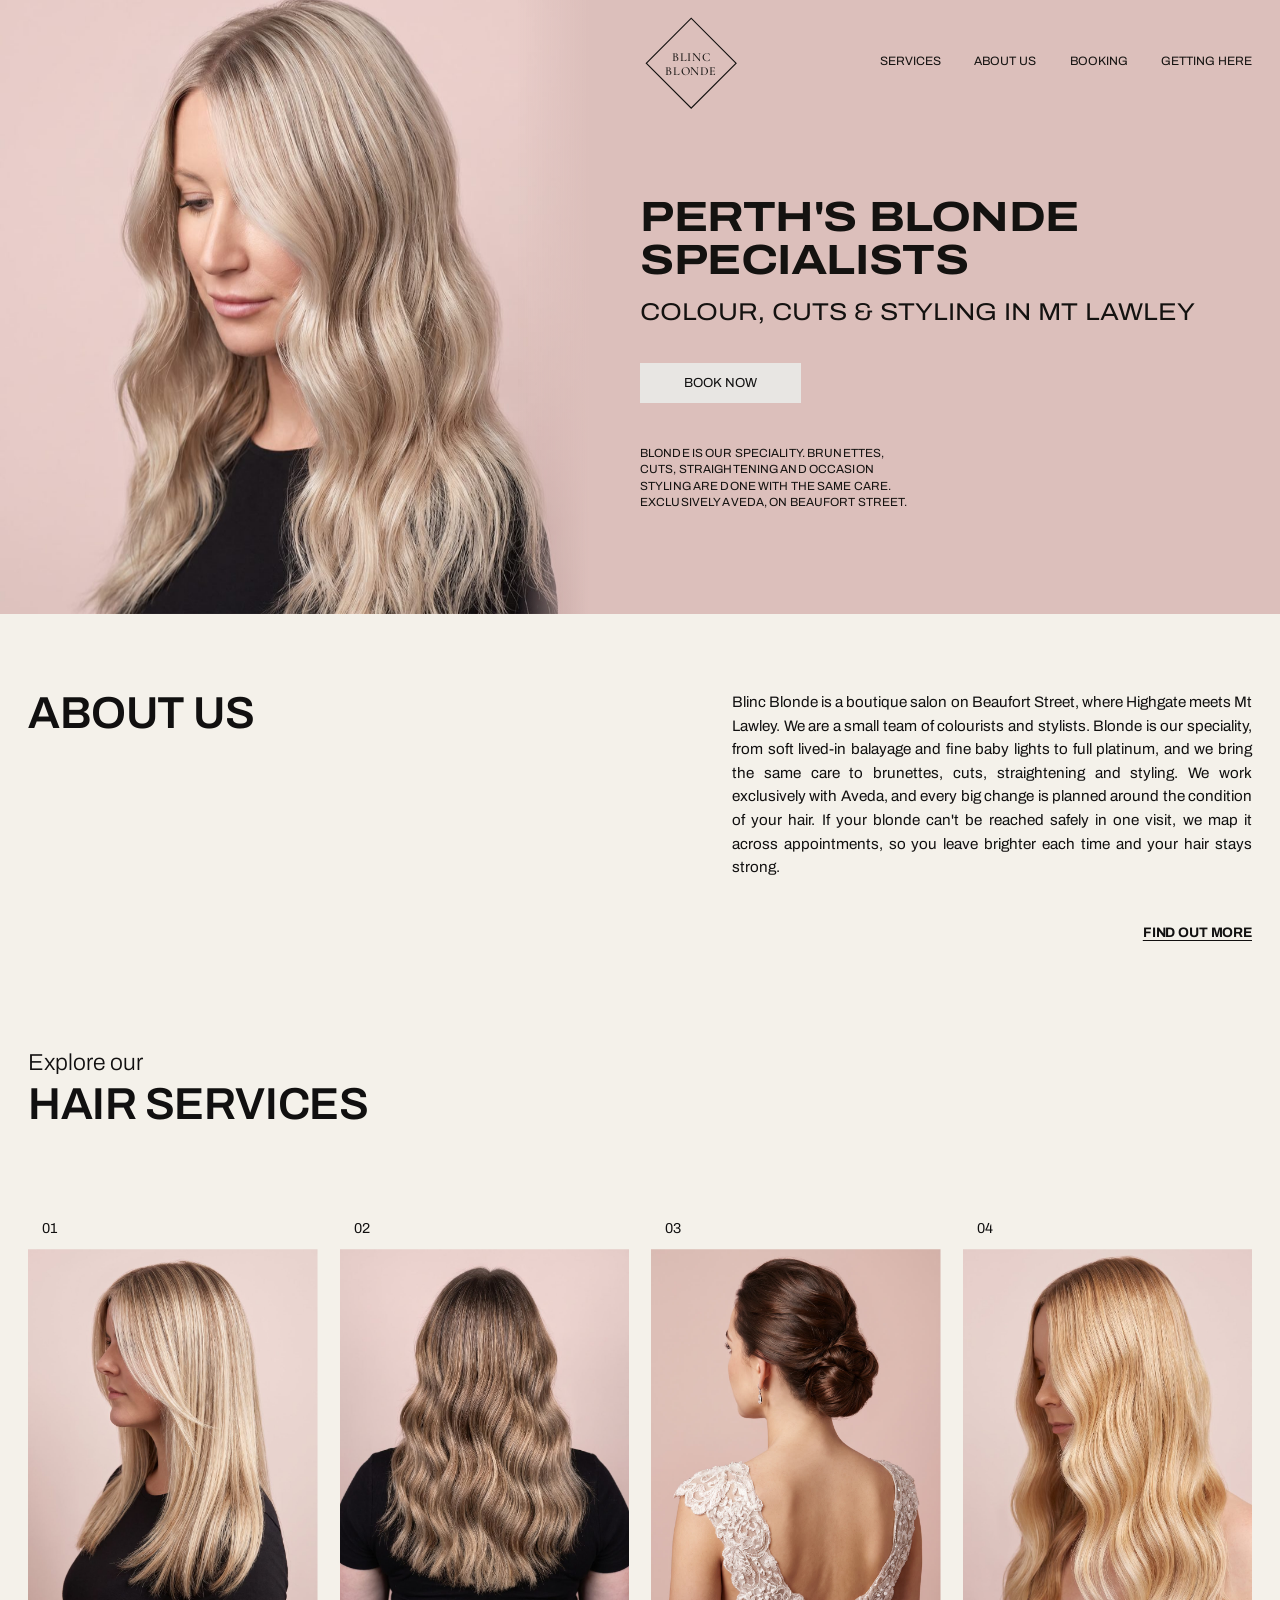
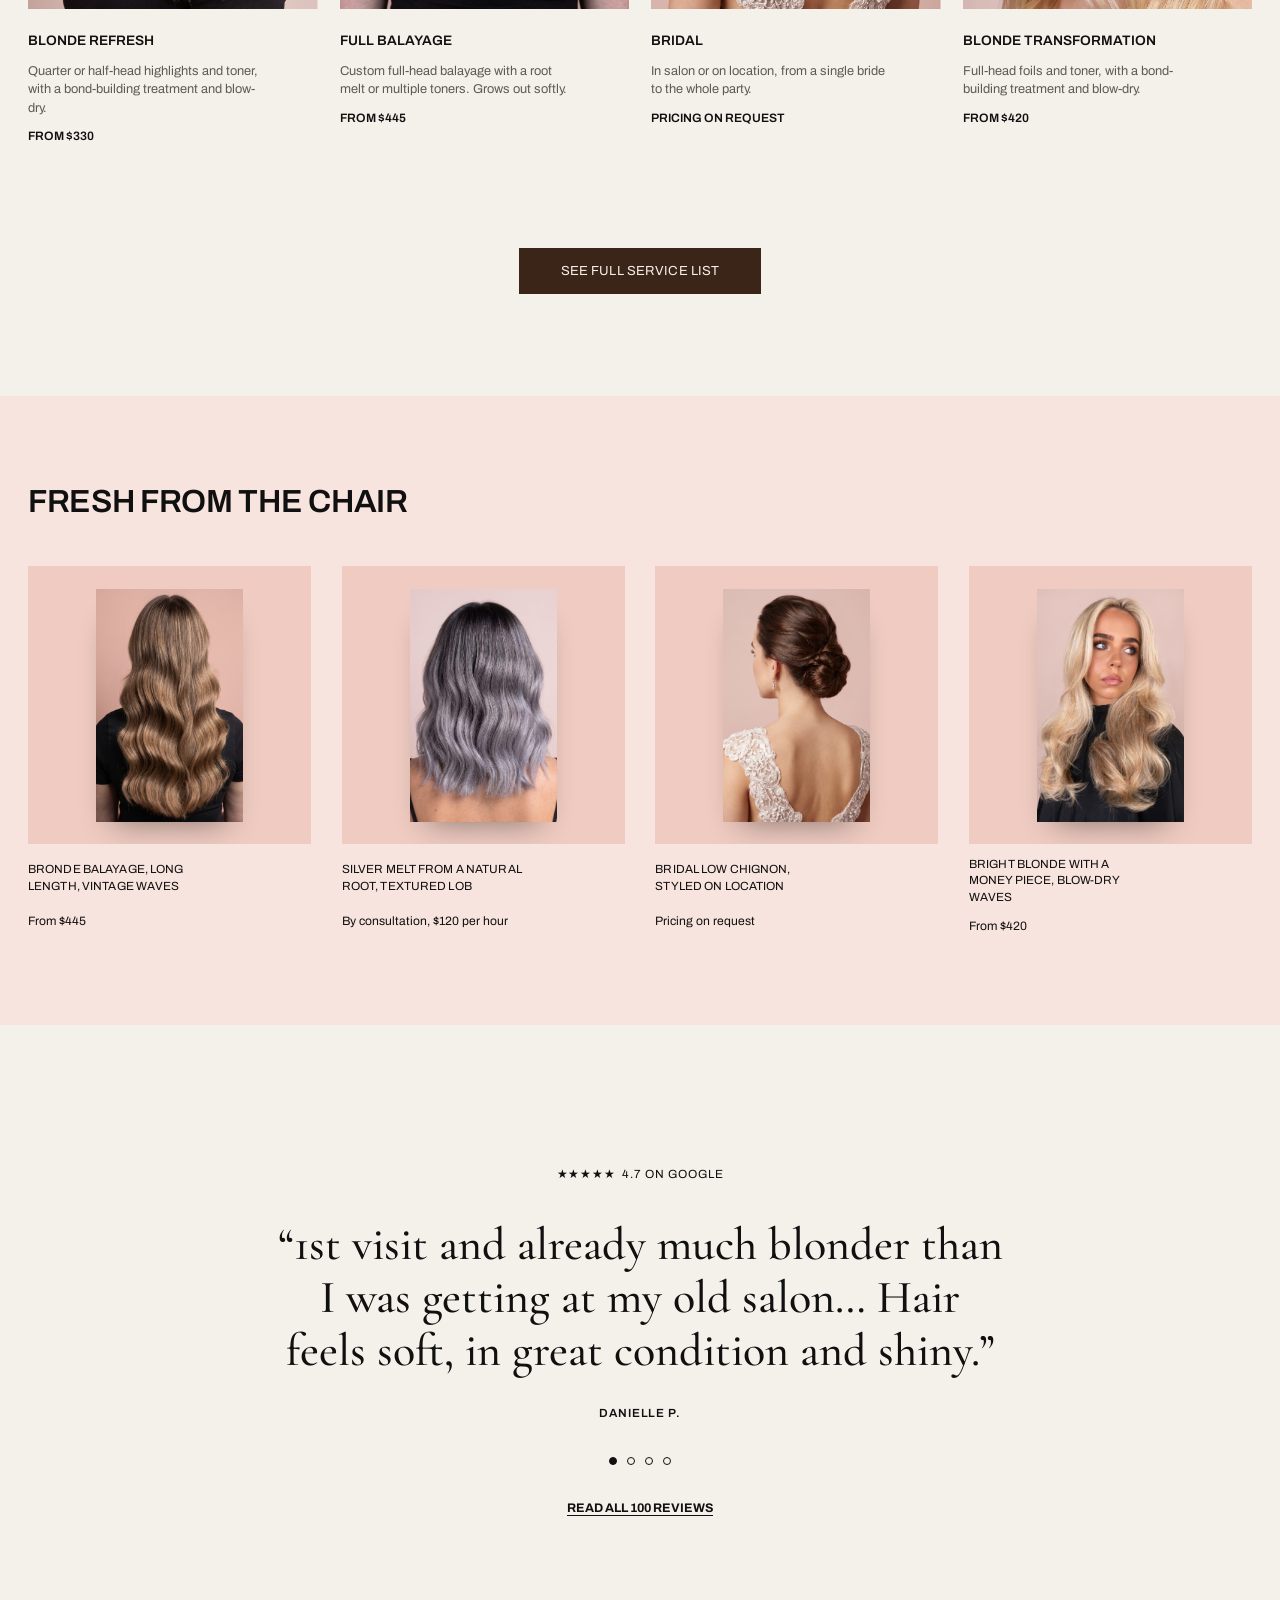
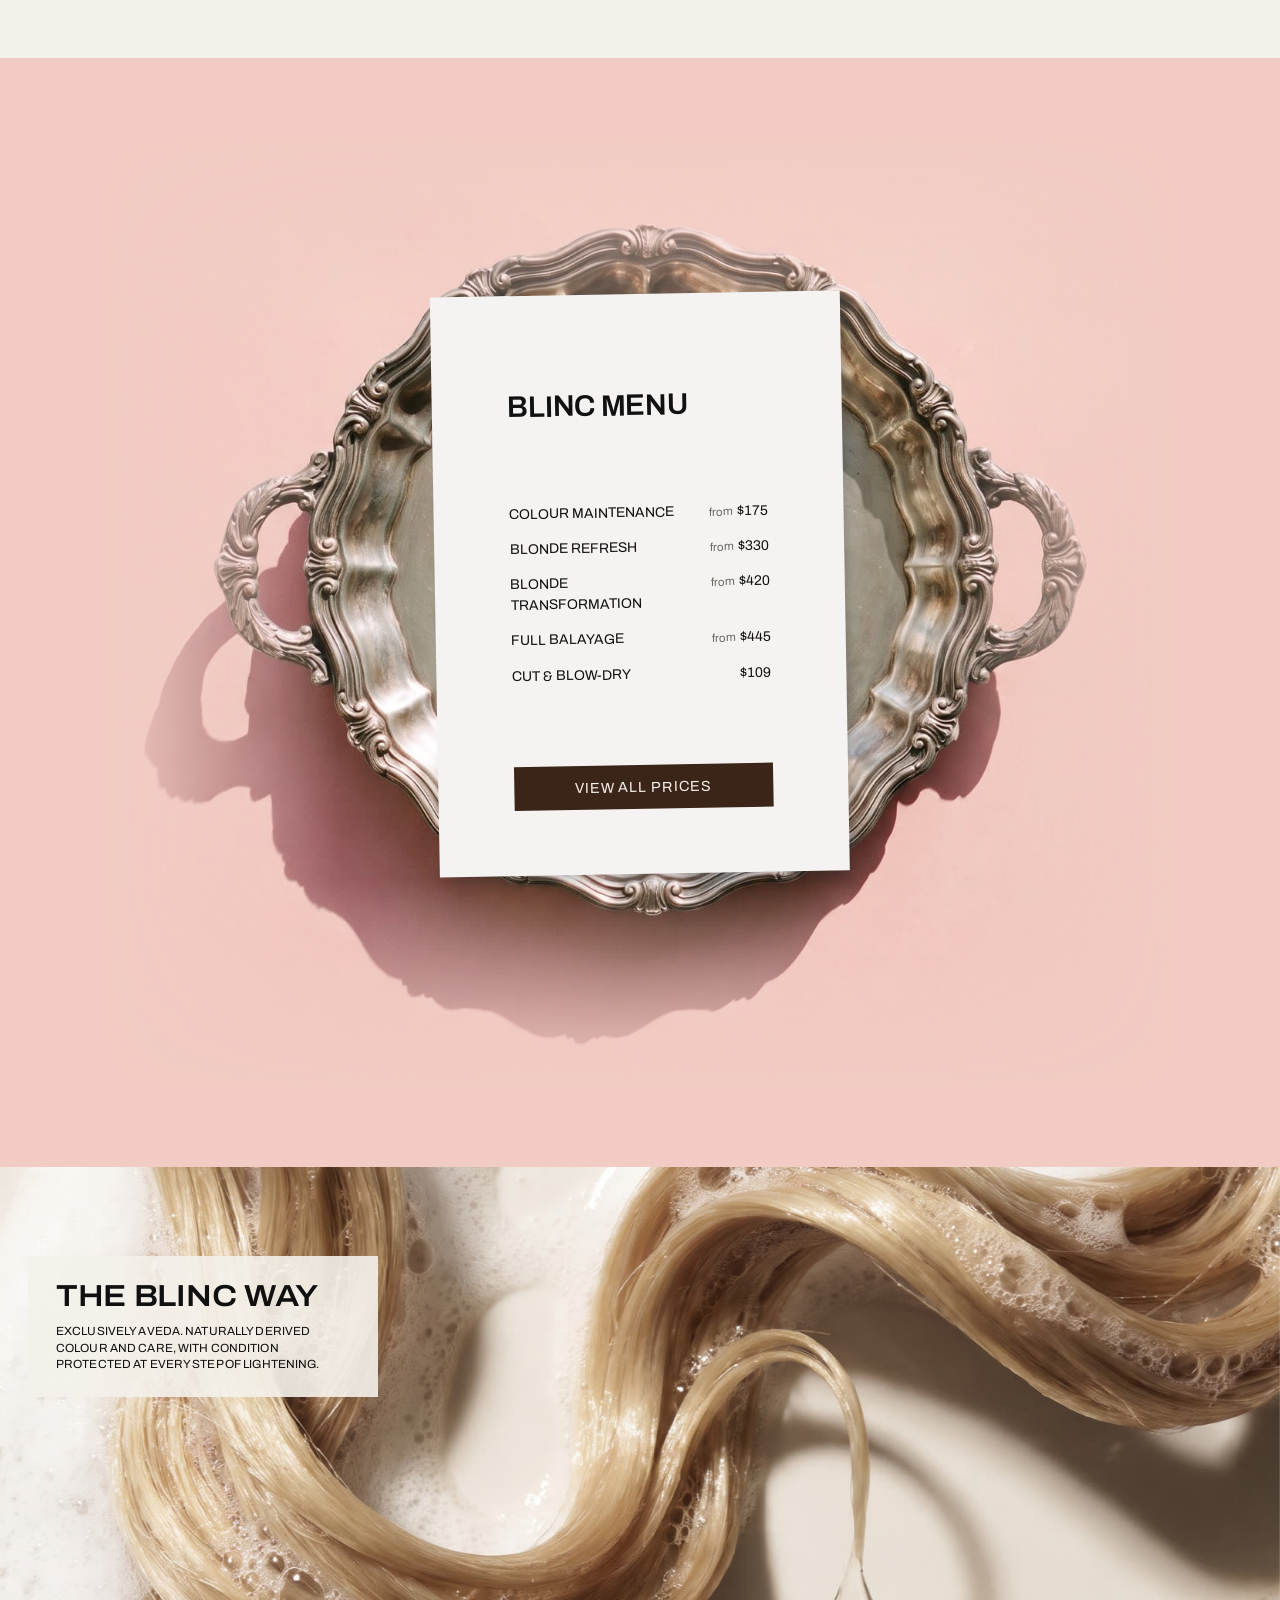
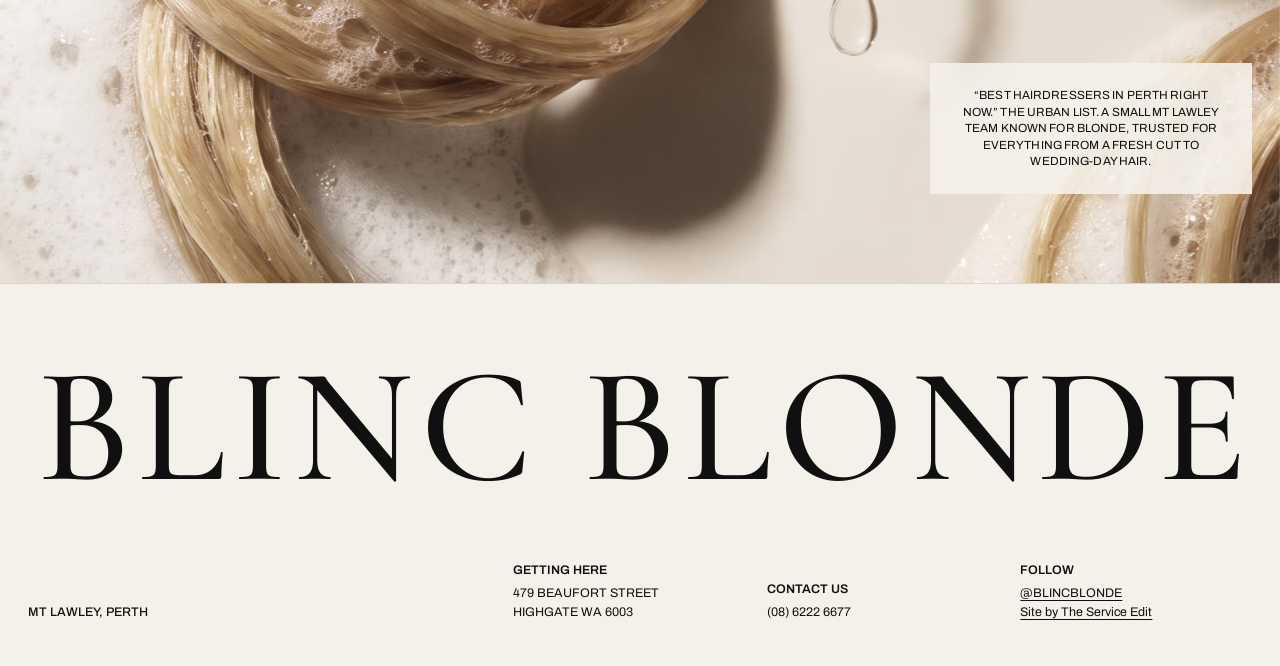
<file: index.html>
<!doctype html>
<html lang="en-AU">
<head>
<meta charset="utf-8">
<meta name="viewport" content="width=device-width, initial-scale=1">
<meta name="robots" content="noindex, nofollow">
<title>Blinc Blonde | Blonde Specialists, Mt Lawley Perth</title>
<meta name="description" content="Blinc Blonde: Perth's blonde specialists on Beaufort Street, Mt Lawley / Highgate. Balayage, baby lights and blonde colour. Exclusively Aveda.">
<link rel="preconnect" href="https://fonts.googleapis.com">
<link rel="preconnect" href="https://fonts.gstatic.com" crossorigin>
<link href="https://fonts.googleapis.com/css2?family=Montserrat:wght@400;500&family=Cormorant+Garamond:wght@500;600&family=Archivo:wdth,wght@100..125,300..700&display=swap" rel="stylesheet">
<style>
/* Layout: Shampoo-site grey split hero + Lyon Street About Us split and numbered service cards + grey bands, product strip and full-bleed overlay + tray menu. Single light look by design. */
:root{
  --cream:#F4F1EA;   /* Lyon Street ground */
  --ink:#111010;
  --espresso:#3B2418;/* Lyon BOOK NOW */
  --grey:#DCBFBB;    /* blush, sampled from the hero backdrop */
  --mist:#F8E4DE;    /* shampoo "products of the week" panel */
  --swatch:#EFCBC1;  /* product tiles */
  --tray:#F2CCC4;    /* sampled from the tray shot */
  --soft:#5E5A55;
  --wordmark:"Cormorant Garamond","Didot","Bodoni 72",Georgia,serif;
  --sans:"Archivo","Helvetica Neue",Arial,sans-serif;
  color-scheme:light;
}
*{box-sizing:border-box}
body{margin:0;background:var(--cream);color:var(--ink);font-family:var(--sans);font-size:15px;line-height:1.5;-webkit-font-smoothing:antialiased;overflow-x:hidden}
a{color:inherit}
img{display:block;max-width:100%}
p,h1,h2,h3{margin:0}
.wrap{padding-left:max(28px,env(safe-area-inset-left,0px));padding-right:max(28px,env(safe-area-inset-right,0px))}
@media (max-width:600px){.wrap{padding-left:max(16px,env(safe-area-inset-left,0px));padding-right:max(16px,env(safe-area-inset-right,0px))}}
:focus-visible{outline:2px solid var(--ink);outline-offset:3px}

/* shared type */
.h{font-weight:600;text-transform:uppercase;letter-spacing:-.01em;line-height:1.02;text-wrap:balance}
.brk{font-weight:300;font-size:clamp(1.05rem,1.7vw,1.35rem)}
.small-caps{font-size:clamp(.74rem,.9vw,.86rem);line-height:1.4;text-transform:uppercase;letter-spacing:.01em}
.btn{display:inline-flex;align-items:center;justify-content:center;min-height:46px;padding:0 42px;background:var(--espresso);color:#F4EFE9;text-decoration:none;font-size:.82rem;text-transform:uppercase;letter-spacing:.01em;transition:background .3s}
.btn:hover{background:var(--ink)}

/* hero: shampoo-site grey split, photo bleeding off the left */
.top{position:relative;background:var(--grey);display:grid;overflow:hidden;color:#141210}
@media (min-width:820px){.top{grid-template-columns:46% 1fr;min-height:clamp(520px,48vw,720px)}}
.top-img{margin:0;min-height:420px;position:relative}
.top-img img{position:absolute;inset:0;width:100%;height:100%;object-fit:cover;object-position:40% 18%}
@media (min-width:820px){.top-img::after{content:"";position:absolute;inset:0 0 0 auto;width:12%;background:linear-gradient(90deg,rgba(220,191,187,0),var(--grey))}}
.top-col{display:grid;grid-template-rows:auto 1fr;padding-right:max(28px,env(safe-area-inset-right,0px));padding-left:max(28px,4vw)}
@media (max-width:819px){
  .top{grid-template-columns:1fr}
  .top-col{padding-left:max(16px,env(safe-area-inset-left,0px));padding-right:max(16px,env(safe-area-inset-right,0px))}
  .top-img{min-height:min(118vw,620px)}
  .top-img img{object-position:50% 0}
  .top-img::after{content:"";position:absolute;inset:auto 0 0 0;height:34%;background:linear-gradient(180deg,rgba(220,191,187,0),var(--grey))}
  .top-nav{position:absolute;top:0;left:0;right:0;z-index:2;padding-left:max(16px,env(safe-area-inset-left,0px));padding-right:max(16px,env(safe-area-inset-right,0px));align-items:flex-start}
  .top-nav .logo{width:76px}
  .top-copy{padding-block:0 44px;margin-top:-56px;position:relative;z-index:1}
}
.top-nav{display:flex;flex-wrap:wrap;justify-content:space-between;align-items:center;gap:10px 24px;padding-block:22px 0;font-size:clamp(.76rem,.85vw,.86rem);text-transform:uppercase}
.top-nav nav{display:flex;flex-wrap:wrap;gap:6px clamp(16px,2.6vw,40px)}
.top-nav a{text-decoration:none}
.top-nav nav a:hover{text-decoration:underline;text-underline-offset:4px}
.top-nav .logo{display:block;width:clamp(86px,8vw,112px);margin-block:-10px -14px}
.top-nav .logo svg{display:block;width:100%;height:auto;overflow:visible}
.top-nav .logo text{font-family:var(--wordmark);font-weight:500;font-size:24px;letter-spacing:.05em;fill:currentColor}
.top-copy{display:grid;align-content:center;gap:12px;padding-block:44px 52px}
.top-copy h1{font-variation-settings:"wdth" 118;font-weight:700;font-size:clamp(1.7rem,3.3vw,2.8rem)}
.top-copy .sub{font-variation-settings:"wdth" 112;text-transform:uppercase;font-size:clamp(1.05rem,1.9vw,1.55rem);font-weight:400}
.top-copy .act{display:flex;align-items:center;gap:22px;margin-top:20px}
.top-copy .small-caps{max-width:40ch;margin-top:30px}
.circ{width:44px;height:44px;border:1px solid currentColor;border-radius:50%;display:inline-grid;place-items:center;flex:none;background:none;color:inherit;cursor:pointer;padding:0}
.circ svg{width:30px;height:12px;margin-left:22px;overflow:visible}
.circ.l svg{margin-left:0;margin-right:22px;transform:scaleX(-1)}
.lbtn{display:inline-flex;align-items:center;min-height:40px;padding:0 44px;background:#E8E6E3;color:#111;text-decoration:none;font-size:.82rem;text-transform:uppercase}
.lbtn:hover{background:#fff}
.wordmark{font-family:var(--wordmark);font-weight:500;text-transform:uppercase;white-space:nowrap;line-height:.8;letter-spacing:.04em;text-align:center;padding-block:clamp(40px,6vw,90px) clamp(8px,1vw,14px);font-size:11vw;margin:0;border-top:1px solid rgba(17,16,16,.12)}
.wordmark span{display:inline-block;margin-right:-.06em}

/* about: Lyon split with air */
.about{display:grid;gap:24px;padding-block:clamp(56px,6vw,96px) clamp(40px,4vw,64px)}
@media (min-width:820px){.about{grid-template-columns:1fr minmax(0,520px);column-gap:6vw;align-items:start}}
.about h2{font-size:clamp(2rem,3.6vw,2.8rem)}
.about .txt{font-size:clamp(.95rem,1.05vw,1.08rem);line-height:1.55;text-align:justify;hyphens:auto}
.about .txt p+p{margin-top:10px}
.about .more{grid-column:1/-1;justify-self:end;margin-top:clamp(8px,1.5vw,20px);font-weight:700;font-size:.86rem;text-transform:uppercase;text-underline-offset:3px;letter-spacing:-.01em}

/* services: Lyon cards */
.svc{padding-block:clamp(40px,4vw,64px) clamp(72px,8vw,120px)}
.svc .brk{font-size:clamp(1.1rem,1.8vw,1.45rem)}
.svc h2{font-size:clamp(1.9rem,3.6vw,2.8rem);margin-top:2px}
.cards{display:grid;grid-template-columns:repeat(2,minmax(0,1fr));gap:clamp(14px,1.8vw,22px);margin-top:clamp(48px,7vw,96px)}
@media (min-width:900px){.cards{grid-template-columns:repeat(4,minmax(0,1fr))}}
.card{display:grid;gap:10px;align-content:start;text-decoration:none}
.card .n{font-size:.9rem;padding-left:14px}
.card figure{margin:0;aspect-ratio:190/236;overflow:hidden}
.card figure img{width:100%;height:100%;object-fit:cover;transition:transform 1s ease}
.card:hover figure img{transform:scale(1.04)}
.card h3{font-size:clamp(.86rem,1vw,1rem);font-weight:600;text-transform:uppercase;margin-top:12px}
.card p{font-size:clamp(.8rem,.95vw,.94rem);line-height:1.45;color:var(--soft);max-width:34ch}
.card .from{font-size:clamp(.76rem,.85vw,.86rem);font-weight:600;text-transform:uppercase}
.svc .cta{display:flex;justify-content:center;margin-top:clamp(56px,8vw,110px)}

/* fresh from the chair: product strip */
.week{background:var(--mist);padding-block:clamp(56px,7vw,96px)}
.week .head{display:flex;align-items:center;gap:0;position:relative}
.week .star{width:clamp(60px,7vw,92px);height:auto;margin-right:-18px;flex:none}
.week h2{font-size:clamp(1.3rem,2.5vw,2rem);position:relative}
.strip{display:grid;grid-template-columns:1fr;align-items:center;gap:clamp(8px,2.4vw,40px);margin-top:clamp(28px,4vw,48px)}
.track{display:grid;grid-auto-flow:column;grid-auto-columns:calc((100% - 3*clamp(14px,2.4vw,36px))/4);gap:clamp(14px,2.4vw,36px);overflow-x:auto;scroll-snap-type:x mandatory;scrollbar-width:none;min-width:0}
.track::-webkit-scrollbar{display:none}
@media (max-width:700px){.track{grid-auto-columns:78%}}
.tile{scroll-snap-align:start;display:grid;gap:12px;text-decoration:none}
.tile figure{margin:0;background:var(--swatch);aspect-ratio:1/.98;display:grid;place-items:center;overflow:hidden}
.tile figure img{width:52%;height:84%;object-fit:cover;box-shadow:0 18px 30px -18px rgba(0,0,0,.45)}
.tile .small-caps{max-width:26ch}
.tile .price{font-size:clamp(.76rem,.85vw,.86rem)}

/* reviews: one editorial pull quote at a time */
.reviews{padding-block:clamp(80px,11vw,160px);text-align:center}
.rv-in{display:grid;justify-items:center;gap:clamp(22px,3vw,34px)}
.rv-score{font-size:.74rem;text-transform:uppercase;letter-spacing:.08em}
.rv-stage{display:grid;width:100%;max-width:980px}
.rv{grid-area:1/1;margin:0;display:grid;gap:clamp(18px,2.4vw,28px);justify-items:center;opacity:0;visibility:hidden;transition:opacity 1.2s cubic-bezier(.22,.61,.36,1),visibility 1.2s}
.rv.on{opacity:1;visibility:visible}
.rv blockquote{margin:0;font-family:var(--wordmark);font-weight:500;font-size:clamp(1.7rem,3.6vw,3.1rem);line-height:1.15;text-wrap:balance}
.rv figcaption{font-size:.74rem;text-transform:uppercase;font-weight:600;letter-spacing:.08em}
.rv-nav{display:flex;gap:10px}
.rv-dot{width:8px;height:8px;border-radius:50%;border:1px solid var(--ink);background:none;padding:0;cursor:pointer}
.rv-dot.on{background:var(--ink)}
.rv-more{font-weight:700;font-size:.78rem;text-transform:uppercase;text-underline-offset:3px}

/* menu on the tray */
.menu{background:var(--tray);display:grid;place-items:center;padding-block:clamp(40px,6vw,80px);position:relative;overflow:hidden}
.menu .stage{position:relative;width:min(100%,1080px)}
.menu .stage img{width:100%;height:auto;-webkit-mask-image:linear-gradient(90deg,transparent,#000 22%,#000 78%,transparent),linear-gradient(180deg,transparent,#000 22%,#000 78%,transparent);-webkit-mask-composite:source-in;mask-image:linear-gradient(90deg,transparent,#000 22%,#000 78%,transparent),linear-gradient(180deg,transparent,#000 22%,#000 78%,transparent);mask-composite:intersect}
.menu .paper{position:absolute;left:50%;top:47%;transform:translate(-50%,-50%);width:38%;aspect-ratio:290/410;background:#F4F3F1;box-shadow:6px 10px 14px -6px rgba(40,44,50,.35);padding:9% 7% 6%;display:grid;grid-template-rows:auto 1fr auto;gap:7%;color:#111;container-type:inline-size}
.menu h2{font-weight:600;font-size:11.5cqw;letter-spacing:-.01em;text-transform:uppercase;line-height:1}
.menu dl{display:grid;grid-template-columns:1fr auto;align-content:center;gap:5.5cqw 4cqw;margin:0;font-size:max(12px,5.4cqw);text-transform:uppercase}
.menu dd{margin:0;text-align:right;font-variant-numeric:tabular-nums;text-transform:none}
.menu dd small{font-size:.82em;color:#6C665F;margin-right:.35em}
.menu .book{justify-self:stretch;display:flex;align-items:center;justify-content:center;min-height:max(44px,15cqw);padding:0 6cqw;background:var(--espresso);color:#F4EFE9;text-decoration:none;font-size:max(13px,5.6cqw);text-transform:uppercase;letter-spacing:.06em}
.menu .book:hover{background:var(--ink)}
@media (max-width:560px){.menu .paper{width:44%;top:47%}.menu .stage{width:118%;margin-inline:-9%}}

/* full-bleed foam: shampoo About Us overlay */
.foam{position:relative;min-height:clamp(560px,56vw,860px);overflow:hidden;color:var(--ink)}
.foam img{position:absolute;left:0;top:-10%;width:100%;height:120%;object-fit:cover}
.foam::before{content:"";position:absolute;inset:0;background:linear-gradient(180deg,rgba(244,241,234,.82) 0%,rgba(244,241,234,0) 34%,rgba(244,241,234,0) 66%,rgba(244,241,234,.85) 100%)}
.foam .in{position:relative;z-index:1;min-height:inherit;display:grid;grid-template-rows:auto 1fr auto;padding-block:clamp(48px,7vw,96px)}
.foam h2{font-variation-settings:"wdth" 112;font-size:clamp(1.4rem,2.4vw,1.9rem)}
.foam .small-caps{max-width:42ch;margin-top:12px}
.foam .r{justify-self:end;text-align:center;max-width:44ch;grid-row:3}
.foam .panel{background:rgba(244,241,234,.9);padding:clamp(16px,2vw,24px) clamp(18px,2.4vw,28px);max-width:max-content}
.foam .in>div.panel{justify-self:start;align-self:start}
.foam .r.panel{align-self:end;max-width:46ch}

/* footer */
footer{padding-block:56px 44px;display:grid;gap:22px;font-size:clamp(.78rem,.9vw,.9rem);text-transform:uppercase}
@media (min-width:760px){footer{grid-template-columns:2fr 1fr 1fr 1fr;align-items:end}}
footer .mark{font-family:var(--sans);font-weight:500;font-size:.78rem}
footer b{display:block;font-weight:600;margin-bottom:4px}
footer a{text-underline-offset:3px}

/* sticky mobile booking bar */
.mbook{display:none}
@media (max-width:819px){
  .mbook{display:block;position:fixed;left:0;right:0;bottom:0;z-index:50;padding:10px max(16px,env(safe-area-inset-right,0px)) calc(10px + env(safe-area-inset-bottom,0px)) max(16px,env(safe-area-inset-left,0px));background:rgba(244,241,234,.94);backdrop-filter:blur(8px);-webkit-backdrop-filter:blur(8px);border-top:1px solid rgba(17,16,16,.1);transform:translateY(110%);transition:transform .6s cubic-bezier(.25,1,.5,1)}
  .mbook.show{transform:none}
  .mbook a{display:flex;align-items:center;justify-content:center;min-height:50px;background:var(--espresso);color:#F4EFE9;text-decoration:none;font-size:.86rem;text-transform:uppercase;letter-spacing:.06em}
  body{padding-bottom:76px}
}
@media (prefers-reduced-motion:reduce){.mbook{transition:none}}

/* motion */
html{scroll-behavior:smooth}
@media (prefers-reduced-motion:reduce){html{scroll-behavior:auto}}

@keyframes rise{from{opacity:0;translate:0 26px}to{opacity:1;translate:0 0}}
@keyframes settle{from{scale:1.08}to{scale:1}}
@keyframes fadein{from{opacity:0}to{opacity:1}}
.js .rv-up{opacity:0;translate:0 16px;transition:opacity 1.4s cubic-bezier(.22,.61,.36,1),translate 1.6s cubic-bezier(.25,1,.5,1)}
.js .rv-up.is-in{opacity:1;translate:0 0}
.js .rv-clip{clip-path:inset(18% 0 0 0);opacity:0;transition:clip-path 1.8s cubic-bezier(.25,1,.5,1),opacity 1.4s cubic-bezier(.22,.61,.36,1)}
.js .rv-clip.is-in{clip-path:inset(0 0 0 0);opacity:1}
.js .rv-clip img{scale:1.06;transition:scale 2.4s cubic-bezier(.25,1,.5,1),transform 1.2s cubic-bezier(.22,.61,.36,1)}
.js .rv-clip.is-in img{scale:1}
.js .menu .paper.rv-drop{opacity:0;translate:-50% calc(-50% + 24px);rotate:-3deg;transform:none;transition:opacity 1.2s cubic-bezier(.22,.61,.36,1),translate 1.8s cubic-bezier(.25,1,.5,1),rotate 2s cubic-bezier(.25,1,.5,1)}
.js .menu .paper.rv-drop.is-in{opacity:1;translate:-50% -50%;rotate:-1deg}
.js .wordmark.rv-word span{opacity:0;translate:0 18%;transition:opacity 1.6s cubic-bezier(.22,.61,.36,1),translate 1.8s cubic-bezier(.25,1,.5,1)}
.js .wordmark.rv-word.is-in span{opacity:1;translate:0 0}
.foam img,.top-img img{will-change:translate}
@media (prefers-reduced-motion:reduce){
  .js .rv-up,.js .rv-clip,.js .rv-clip img,.js .menu .paper.rv-drop,.js .wordmark.rv-word span{opacity:1;translate:none;clip-path:none;scale:1;transition:none}
  .js .menu .paper.rv-drop{translate:-50% -50%}
}

/* mobile menu */
.mtoggle{display:none}
.mpanel{display:none}
@media (max-width:819px){
  .top-nav nav{display:none}
  .mtoggle{display:inline-flex;align-items:center;gap:10px;background:none;border:0;padding:8px 0;font:inherit;font-size:.86rem;text-transform:uppercase;letter-spacing:.08em;color:inherit;cursor:pointer}
  .mtoggle i{display:grid;gap:5px;width:22px}.mtoggle i::before,.mtoggle i::after{content:"";height:1.5px;background:currentColor}
  .mpanel{display:grid;position:fixed;inset:0;z-index:60;background:var(--grey);color:#141210;grid-template-rows:auto 1fr auto;padding:calc(18px + env(safe-area-inset-top,0px)) max(16px,env(safe-area-inset-right,0px)) calc(24px + env(safe-area-inset-bottom,0px)) max(16px,env(safe-area-inset-left,0px));opacity:0;visibility:hidden;transition:opacity .5s cubic-bezier(.22,.61,.36,1),visibility .5s}
  .mpanel.open{opacity:1;visibility:visible}
  .mpanel .row{display:flex;justify-content:space-between;align-items:flex-start}
  .mpanel .logo{width:76px}.mpanel .logo svg{display:block;width:100%;height:auto;overflow:visible}.mpanel .logo text{font-family:var(--wordmark);font-weight:500;font-size:24px;letter-spacing:.05em;fill:currentColor}
  .mpanel nav{display:grid;align-content:center;gap:6px}
  .mpanel nav a{font-family:var(--wordmark);font-weight:500;font-size:clamp(2.2rem,11vw,3rem);text-decoration:none;line-height:1.15;text-transform:uppercase;letter-spacing:.02em}
  .mpanel .btn{width:100%;min-height:52px}
  body.menu-open{overflow:hidden}
}
@media (prefers-reduced-motion:reduce){.mpanel{transition:none}}
</style>
</head>
<body>

<header class="top" id="top">
  <figure class="top-img"><img src="img/icy.jpg" alt="Icy beige blonde with soft waves, finished at Blinc Blonde"></figure>
  <div class="top-col">
    <div class="top-nav">
      <a class="logo" href="#top" aria-label="Blinc Blonde home"><svg viewBox="0 0 200 200" role="img" aria-hidden="true"><rect x="38" y="38" width="124" height="124" transform="rotate(45 100 100)" fill="none" stroke="currentColor" stroke-width="2.2"/><text x="100" y="96" text-anchor="middle">BLINC</text><text x="100" y="124" text-anchor="middle">BLONDE</text></svg></a>
      <nav aria-label="Primary"><a href="services.html">Services</a><a href="#about">About us</a><a href="https://home.shortcutssoftware.com/blincblonde#/_h/locations/info" target="_blank" rel="noopener">Booking</a><a href="#find">Getting here</a></nav>
      <button class="mtoggle" type="button" aria-expanded="false" aria-controls="mpanel">Menu <i aria-hidden="true"></i></button>
    </div>
    <div class="top-copy">
      <h1 class="h">Perth's blonde specialists</h1>
      <p class="sub">Colour, cuts &amp; styling in Mt Lawley</p>
      <div class="act">
        <a class="lbtn" href="https://home.shortcutssoftware.com/blincblonde#/_h/locations/info" target="_blank" rel="noopener">Book now</a>
      </div>
      <p class="small-caps">Blonde is our speciality. Brunettes, cuts, straightening and occasion styling are done with the same care. Exclusively Aveda, on Beaufort Street.</p>
    </div>
  </div>
</header>

<main>
  <section class="about wrap" id="about">
    <h2 class="h">About us</h2>
    <div class="txt">
      <p>Blinc Blonde is a boutique salon on Beaufort Street, where Highgate meets Mt Lawley. We are a small team of colourists and stylists. Blonde is our speciality, from soft lived-in balayage and fine baby lights to full platinum, and we bring the same care to brunettes, cuts, straightening and styling. We work exclusively with Aveda, and every big change is planned around the condition of your hair. If your blonde can't be reached safely in one visit, we map it across appointments, so you leave brighter each time and your hair stays strong.</p>
    </div>
    <a class="more" href="#find">Find out more</a>
  </section>

  <section class="svc wrap" id="services">
    <p class="brk">Explore our</p>
    <h2 class="h">Hair services</h2>
    <div class="cards">
      <a class="card" href="#menu">
        <span class="n">01</span>
        <figure><img src="img/babylights.jpg" alt="Fine baby lights through a beige blonde base"></figure>
        <h3>Blonde refresh</h3>
        <p>Quarter or half-head highlights and toner, with a bond-building treatment and blow-dry.</p>
        <span class="from">From $330</span>
      </a>
      <a class="card" href="#menu">
        <span class="n">02</span>
        <figure><img src="img/balayage.jpg" alt="Lived-in balayage waves from behind"></figure>
        <h3>Full balayage</h3>
        <p>Custom full-head balayage with a root melt or multiple toners. Grows out softly.</p>
        <span class="from">From $445</span>
      </a>
      <a class="card" href="#menu">
        <span class="n">03</span>
        <figure><img src="img/bridal.jpg" alt="Bride with a soft low chignon"></figure>
        <h3>Bridal</h3>
        <p>In salon or on location, from a single bride to the whole party.</p>
        <span class="from">Pricing on request</span>
      </a>
      <a class="card" href="#menu">
        <span class="n">04</span>
        <figure><img src="img/golden.jpg" alt="Golden bright blonde waves"></figure>
        <h3>Blonde transformation</h3>
        <p>Full-head foils and toner, with a bond-building treatment and blow-dry.</p>
        <span class="from">From $420</span>
      </a>
    </div>
    <div class="cta"><a class="btn" href="services.html">See full service list</a></div>
  </section>

  <section class="week" aria-label="Fresh from the chair">
    <div class="wrap">
      <div class="head">
        <h2 class="h">Fresh from the chair</h2>
      </div>
      <div class="strip">
        <div class="track" id="track">
          <a class="tile" href="https://www.instagram.com/blincblonde/" target="_blank" rel="noopener">
            <figure><img src="img/hero.jpg" alt="Long bronde balayage in vintage waves"></figure>
            <p class="small-caps">Bronde balayage, long length, vintage waves</p>
            <span class="price">From $445</span>
          </a>
          <a class="tile" href="https://www.instagram.com/blincblonde/" target="_blank" rel="noopener">
            <figure><img src="img/silver.jpg" alt="Dark root melting into silver ends"></figure>
            <p class="small-caps">Silver melt from a natural root, textured lob</p>
            <span class="price">By consultation, $120 per hour</span>
          </a>
          <a class="tile" href="https://www.instagram.com/blincblonde/" target="_blank" rel="noopener">
            <figure><img src="img/bridal.jpg" alt="Bridal low chignon"></figure>
            <p class="small-caps">Bridal low chignon, styled on location</p>
            <span class="price">Pricing on request</span>
          </a>
          <a class="tile" href="https://www.instagram.com/blincblonde/" target="_blank" rel="noopener">
            <figure><img src="img/bright.jpg" alt="Bright creamy blonde with a money piece"></figure>
            <p class="small-caps">Bright blonde with a money piece, blow-dry waves</p>
            <span class="price">From $420</span>
          </a>
        </div>
      </div>
    </div>
  </section>

  <section class="reviews" id="reviews" aria-label="Google reviews">
    <div class="wrap rv-in">
      <p class="rv-score"><span aria-hidden="true">★★★★★</span>&nbsp; 4.7 on Google</p>
      <div class="rv-stage" id="rv" aria-live="polite">
        <figure class="rv on">
          <blockquote>“1st visit and already much blonder than I was getting at my old salon… Hair feels soft, in great condition and shiny.”</blockquote>
          <figcaption>Danielle P.</figcaption>
        </figure>
        <figure class="rv">
          <blockquote>“My hair is naturally jet black… she did a wonderful job bringing the perfect shade of blonde in my hair!”</blockquote>
          <figcaption>Su</figcaption>
        </figure>
        <figure class="rv">
          <blockquote>“The colour always comes out the perfect combination of cool without looking grey!”</blockquote>
          <figcaption>Amber T.</figcaption>
        </figure>
        <figure class="rv">
          <blockquote>“Finding someone who can manage blond, finer hair has always been a challenge. Brendan and team are extremely skilled, professional, and attentive.”</blockquote>
          <figcaption>Nynne T.</figcaption>
        </figure>
      </div>
      <div class="rv-nav">
        <button type="button" class="rv-dot on" aria-label="Review 1"></button><button type="button" class="rv-dot" aria-label="Review 2"></button><button type="button" class="rv-dot" aria-label="Review 3"></button><button type="button" class="rv-dot" aria-label="Review 4"></button>
      </div>
      <a class="rv-more" href="https://share.google/gpd9A7HayQjGqEX2p" target="_blank" rel="noopener">Read all 100 reviews</a>
    </div>
  </section>

  <section class="menu" id="menu" aria-label="Blinc menu">
    <div class="stage">
      <img src="img/tray.jpg" alt="" aria-hidden="true">
      <div class="paper">
        <h2>Blinc menu</h2>
        <dl>
          <dt>Colour maintenance</dt><dd><small>from</small>$175</dd>
          <dt>Blonde refresh</dt><dd><small>from</small>$330</dd>
          <dt>Blonde transformation</dt><dd><small>from</small>$420</dd>
          <dt>Full balayage</dt><dd><small>from</small>$445</dd>
          <dt>Cut &amp; blow-dry</dt><dd>$109</dd>
        </dl>
        <a class="book" href="services.html">View all prices</a>
      </div>
    </div>
  </section>

  <section class="foam" aria-label="The Blinc way">
    <img src="img/foam.jpg" alt="Blonde hair strands swirled through shampoo foam">
    <div class="in wrap">
      <div class="panel">
        <h2 class="h">The Blinc way</h2>
        <p class="small-caps">Exclusively Aveda. Naturally derived colour and care, with condition protected at every step of lightening.</p>
      </div>
      <p class="small-caps r panel">“Best hairdressers in Perth right now.” The Urban List. A small Mt Lawley team known for blonde, trusted for everything from a fresh cut to wedding-day hair.</p>
    </div>
  </section>
</main>

<p class="wordmark wrap" aria-hidden="true"><span id="wm">Blinc Blonde</span></p>
<footer class="wrap" id="find">
  <div class="mark">Mt Lawley, Perth</div>
  <div><b>Getting here</b>479 Beaufort Street<br>Highgate WA 6003</div>
  <div><b>Contact us</b>(08) 6222 6677</div>
  <div><b>Follow</b><a href="https://www.instagram.com/blincblonde/" target="_blank" rel="noopener">@blincblonde</a><br><a href="https://theserviceedit.com" target="_blank" rel="noopener" style="text-transform:none">Site by The Service Edit</a></div>
</footer>

<script>
(function(){
  var wm=document.getElementById('wm');
  function fit(){
    var box=wm.parentElement, cs=getComputedStyle(box);
    var avail=box.clientWidth-parseFloat(cs.paddingLeft)-parseFloat(cs.paddingRight);
    wm.parentElement.style.fontSize='100px';
    var w=wm.getBoundingClientRect().width; if(w>0) wm.parentElement.style.fontSize=(100*avail/w*0.995)+'px';
  }
  if(document.fonts&&document.fonts.ready){document.fonts.ready.then(fit)} fit();
  window.addEventListener('resize',fit);
  var t=document.getElementById('track');
  document.querySelectorAll('.strip .circ').forEach(function(b){b.addEventListener('click',function(){
    var step=t.firstElementChild.getBoundingClientRect().width+parseFloat(getComputedStyle(t).columnGap||0);
    t.scrollBy({left:step*Number(b.dataset.dir),behavior:'smooth'});
  })});
  var rv=document.querySelectorAll('#rv .rv'), dots=document.querySelectorAll('.rv-dot'), ri=0, rt;
  function show(i){ri=(i+rv.length)%rv.length; rv.forEach(function(e,k){e.classList.toggle('on',k===ri)}); dots.forEach(function(d,k){d.classList.toggle('on',k===ri)});}
  function auto(){clearInterval(rt); if(!window.matchMedia('(prefers-reduced-motion: reduce)').matches) rt=setInterval(function(){show(ri+1)},6500);}
  dots.forEach(function(d,k){d.addEventListener('click',function(){show(k);auto();})});
  auto();
})();
</script>


<div class="mpanel" id="mpanel" role="dialog" aria-modal="true" aria-label="Menu">
  <div class="row"><a class="logo" href="./" aria-label="Blinc Blonde home"><svg viewBox="0 0 200 200" role="img" aria-hidden="true"><rect x="38" y="38" width="124" height="124" transform="rotate(45 100 100)" fill="none" stroke="currentColor" stroke-width="2.2"/><text x="100" y="96" text-anchor="middle">BLINC</text><text x="100" y="124" text-anchor="middle">BLONDE</text></svg></a><button class="mtoggle mclose" type="button">Close</button></div>
  <nav aria-label="Mobile"><a href="services.html">Services</a><a href="./#about">About us</a><a href="#reviews">Reviews</a><a href="#find">Getting here</a></nav>
  <a class="btn" href="https://home.shortcutssoftware.com/blincblonde#/_h/locations/info" target="_blank" rel="noopener">Book now</a>
</div>
<div class="mbook" id="mbook"><a href="https://home.shortcutssoftware.com/blincblonde#/_h/locations/info" target="_blank" rel="noopener">Book now</a></div>
<script>
(function(){var b=document.getElementById('mbook'),t=document.querySelector('.top,.sv-top');if(!b||!t)return;
if('IntersectionObserver' in window){new IntersectionObserver(function(e){b.classList.toggle('show',!e[0].isIntersecting)},{threshold:0}).observe(t)}else{b.classList.add('show')}})();
</script>
<script>
(function(){
  var reduce=window.matchMedia('(prefers-reduced-motion: reduce)').matches;
  document.documentElement.classList.add('js');
  function mark(sel,cls,stagger){document.querySelectorAll(sel).forEach(function(el){el.classList.add(cls);if(stagger){var i=Array.prototype.indexOf.call(el.parentElement.children,el);el.style.transitionDelay=(Math.min(i,6)*120)+'ms'}})}
  mark('.about h2,.about .txt,.about .more,.svc .brk,.svc h2,.svc .cta,.week h2,.rv-in,.foam .panel,.cat .n,.cat h2,.cat .note,.sv-cta>*,.jump','rv-up');
  mark('.card,.tile,.list li','rv-up',true);
  mark('.card figure,.cat figure','rv-clip');
  mark('.menu .paper','rv-drop');
  mark('.wordmark','rv-word');
  if(reduce||!('IntersectionObserver' in window)){document.querySelectorAll('.rv-up,.rv-clip,.rv-drop,.rv-word').forEach(function(e){e.classList.add('is-in')});return}
  var io=new IntersectionObserver(function(es){es.forEach(function(e){if(e.isIntersecting){var t=e.target._rv||e.target;t.classList.add('is-in');io.unobserve(e.target)}})},{threshold:.08,rootMargin:'0px 0px -2% 0px'});
  var io2=new IntersectionObserver(function(es){es.forEach(function(e){if(e.isIntersecting){(e.target._clips||[]).forEach(function(c){c.classList.add('is-in')});io2.unobserve(e.target)}})},{threshold:.06});
  document.querySelectorAll('.rv-up,.rv-clip,.rv-drop,.rv-word').forEach(function(e){var r=e.getBoundingClientRect();if(r.top<innerHeight*.95&&r.bottom>0){e.classList.add('is-in')}else if(e.classList.contains('rv-clip')||e.classList.contains('tile')){io2.observe(e.parentElement);(e.parentElement._clips=e.parentElement._clips||[]).push(e)}else io.observe(e)});
  var par=[].slice.call(document.querySelectorAll('.foam img')),tick=false;
  function upd(){tick=false;if(innerWidth<820){par.forEach(function(i){i.style.translate=''});return}par.forEach(function(i){var r=i.parentElement.getBoundingClientRect();var c=(r.top+r.height/2-innerHeight/2),m=r.height*.08,v=Math.max(-m,Math.min(m,c*-0.08));i.style.translate='0 '+v.toFixed(1)+'px'})}
  addEventListener('scroll',function(){if(!tick){tick=true;requestAnimationFrame(upd)}},{passive:true});upd();
})();
</script>
<script>
(function(){var p=document.getElementById('mpanel');if(!p)return;var o=document.querySelector('.top-nav .mtoggle');
function set(v){p.classList.toggle('open',v);document.body.classList.toggle('menu-open',v);if(o)o.setAttribute('aria-expanded',v);if(v){var f=p.querySelector('nav a');f&&f.focus()}else if(o){o.focus()}}
o&&o.addEventListener('click',function(){set(true)});p.querySelector('.mclose').addEventListener('click',function(){set(false)});
p.querySelectorAll('nav a').forEach(function(a){a.addEventListener('click',function(){set(false)})});
document.addEventListener('keydown',function(e){if(e.key==='Escape'&&p.classList.contains('open'))set(false)});})();
</script>
</body>
</html>
</file>
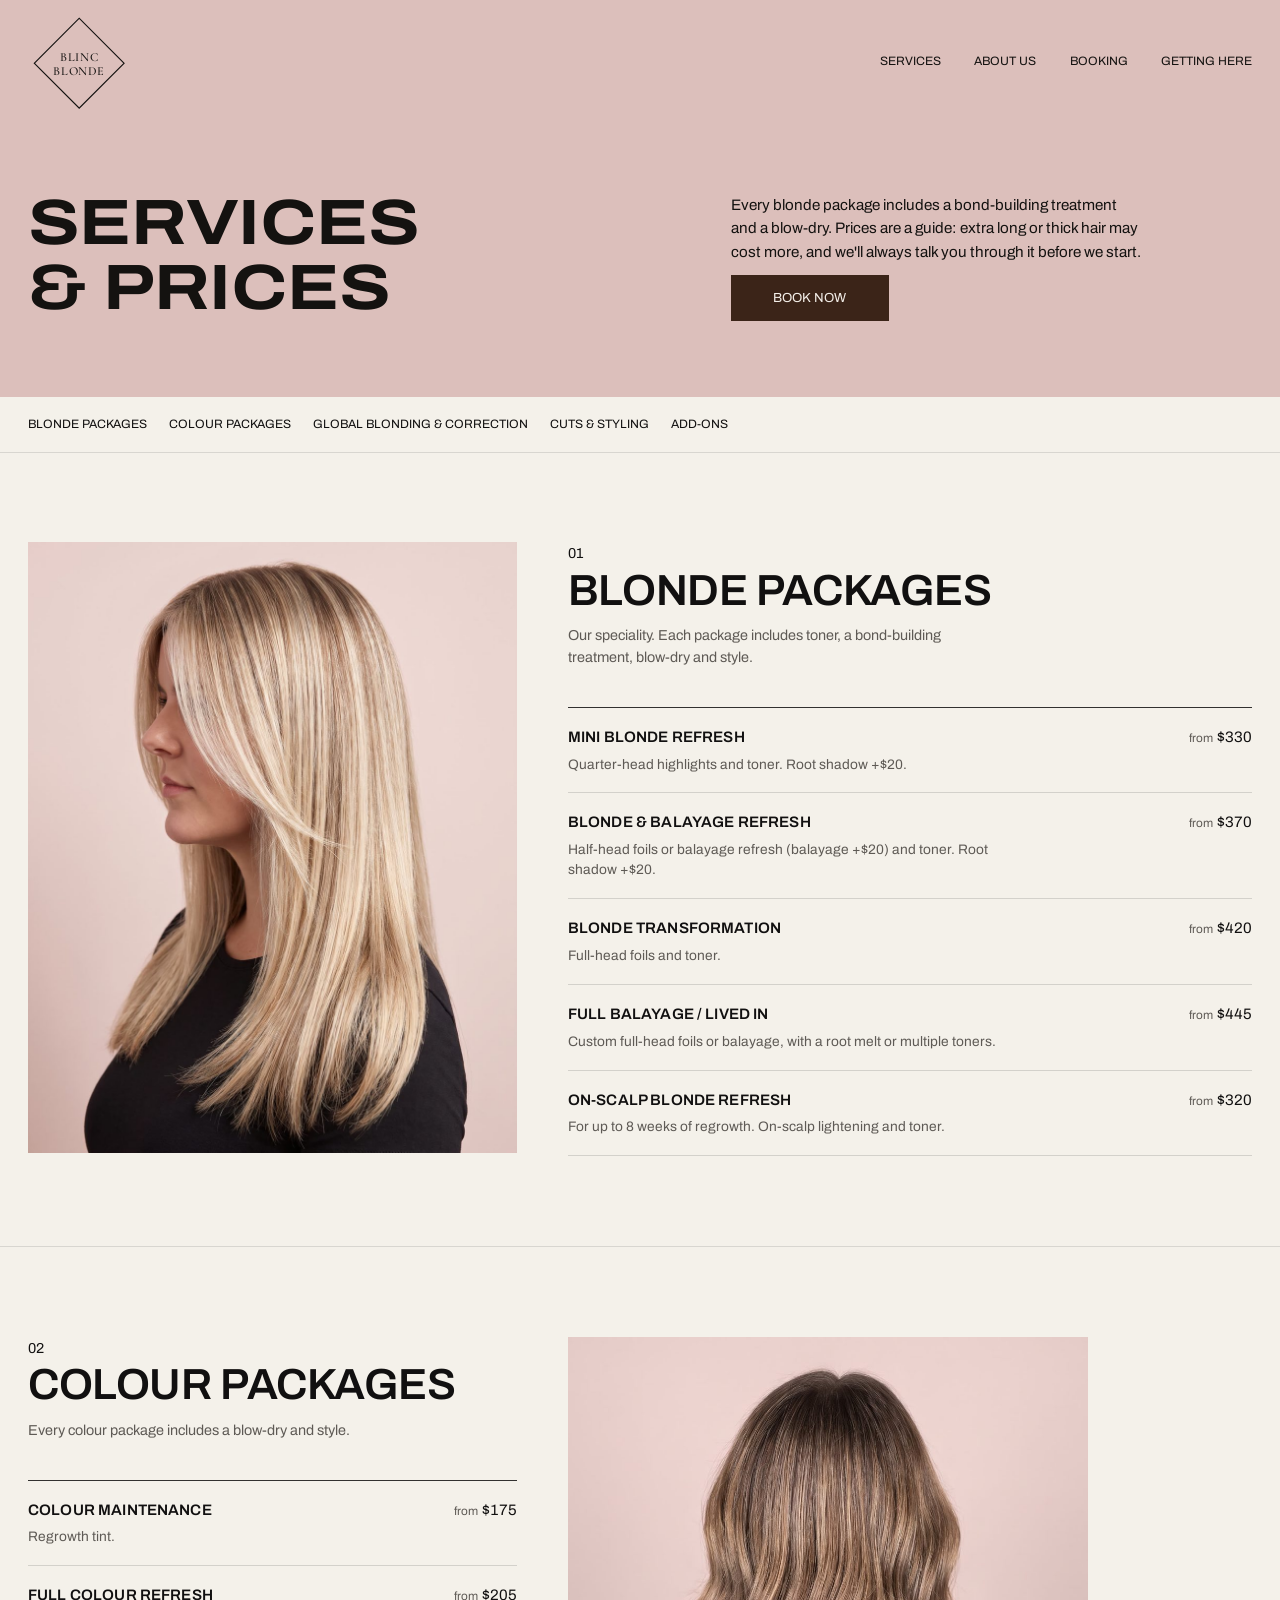
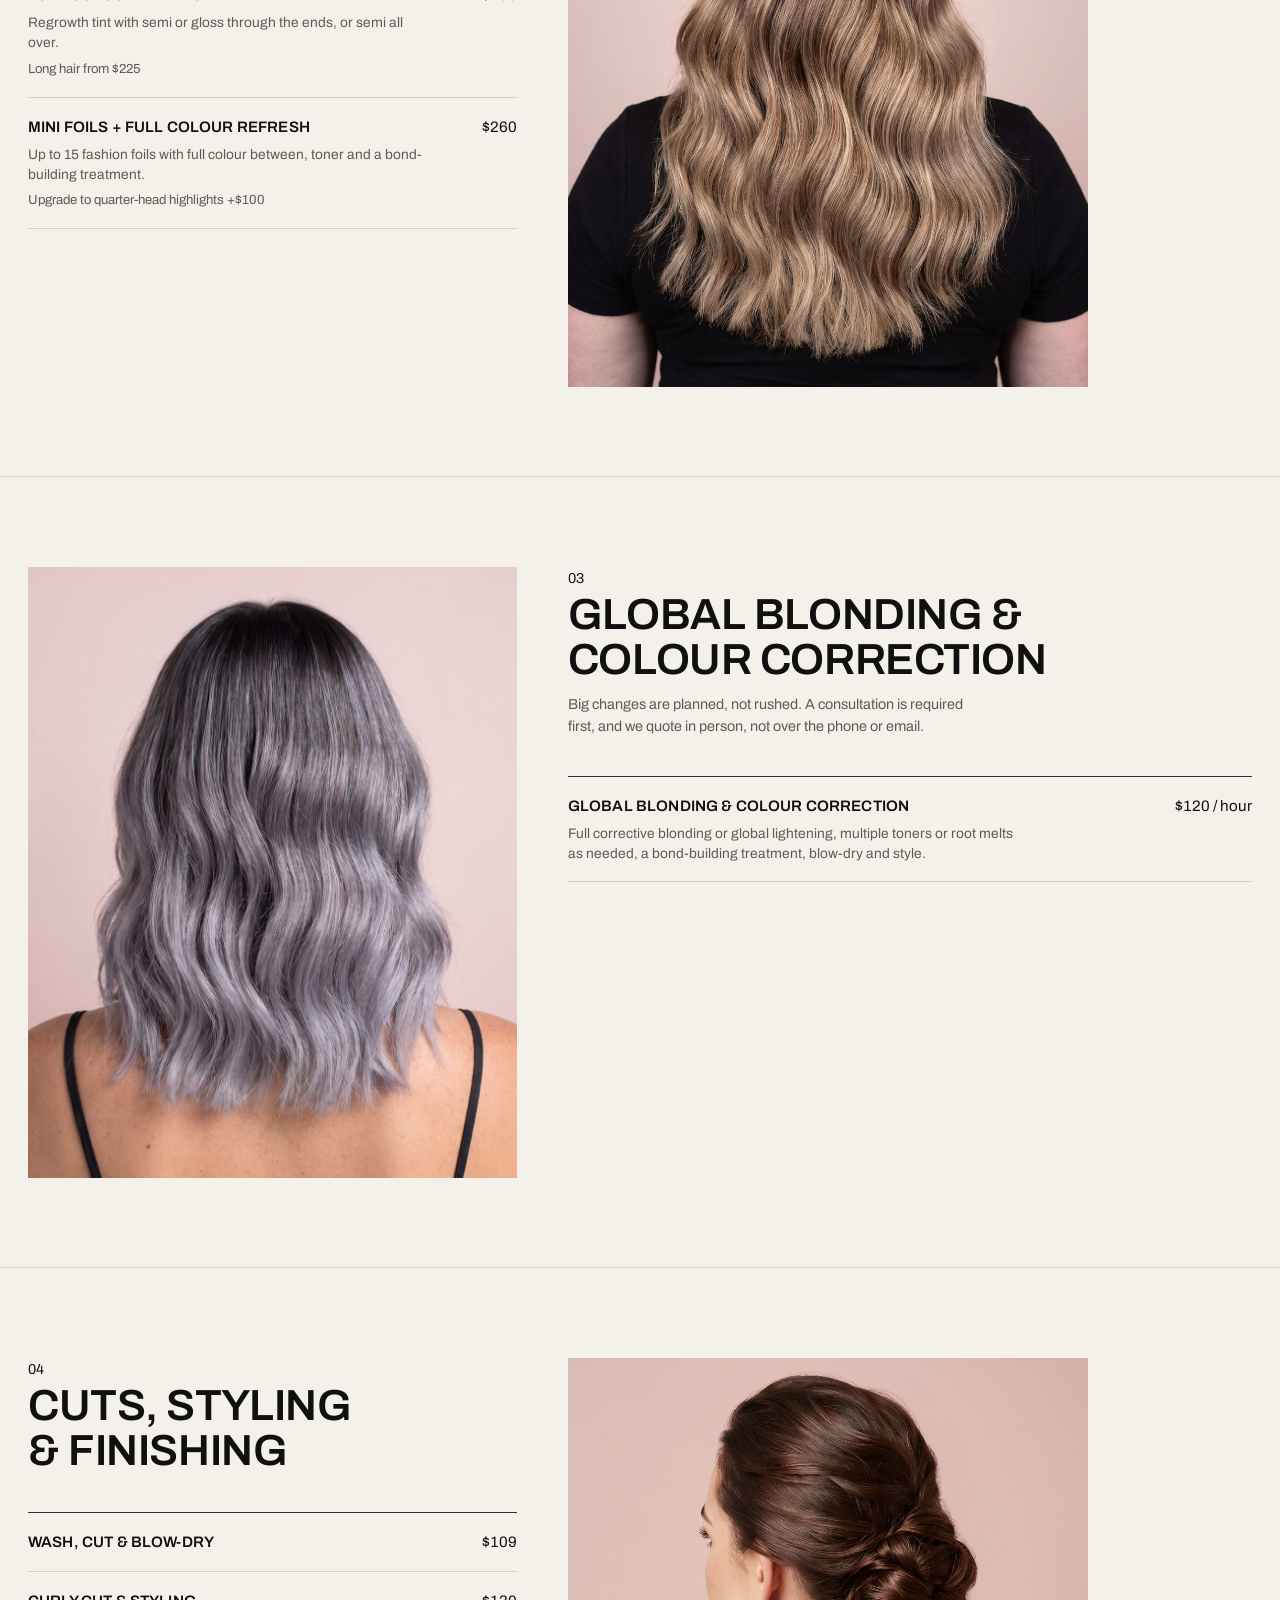
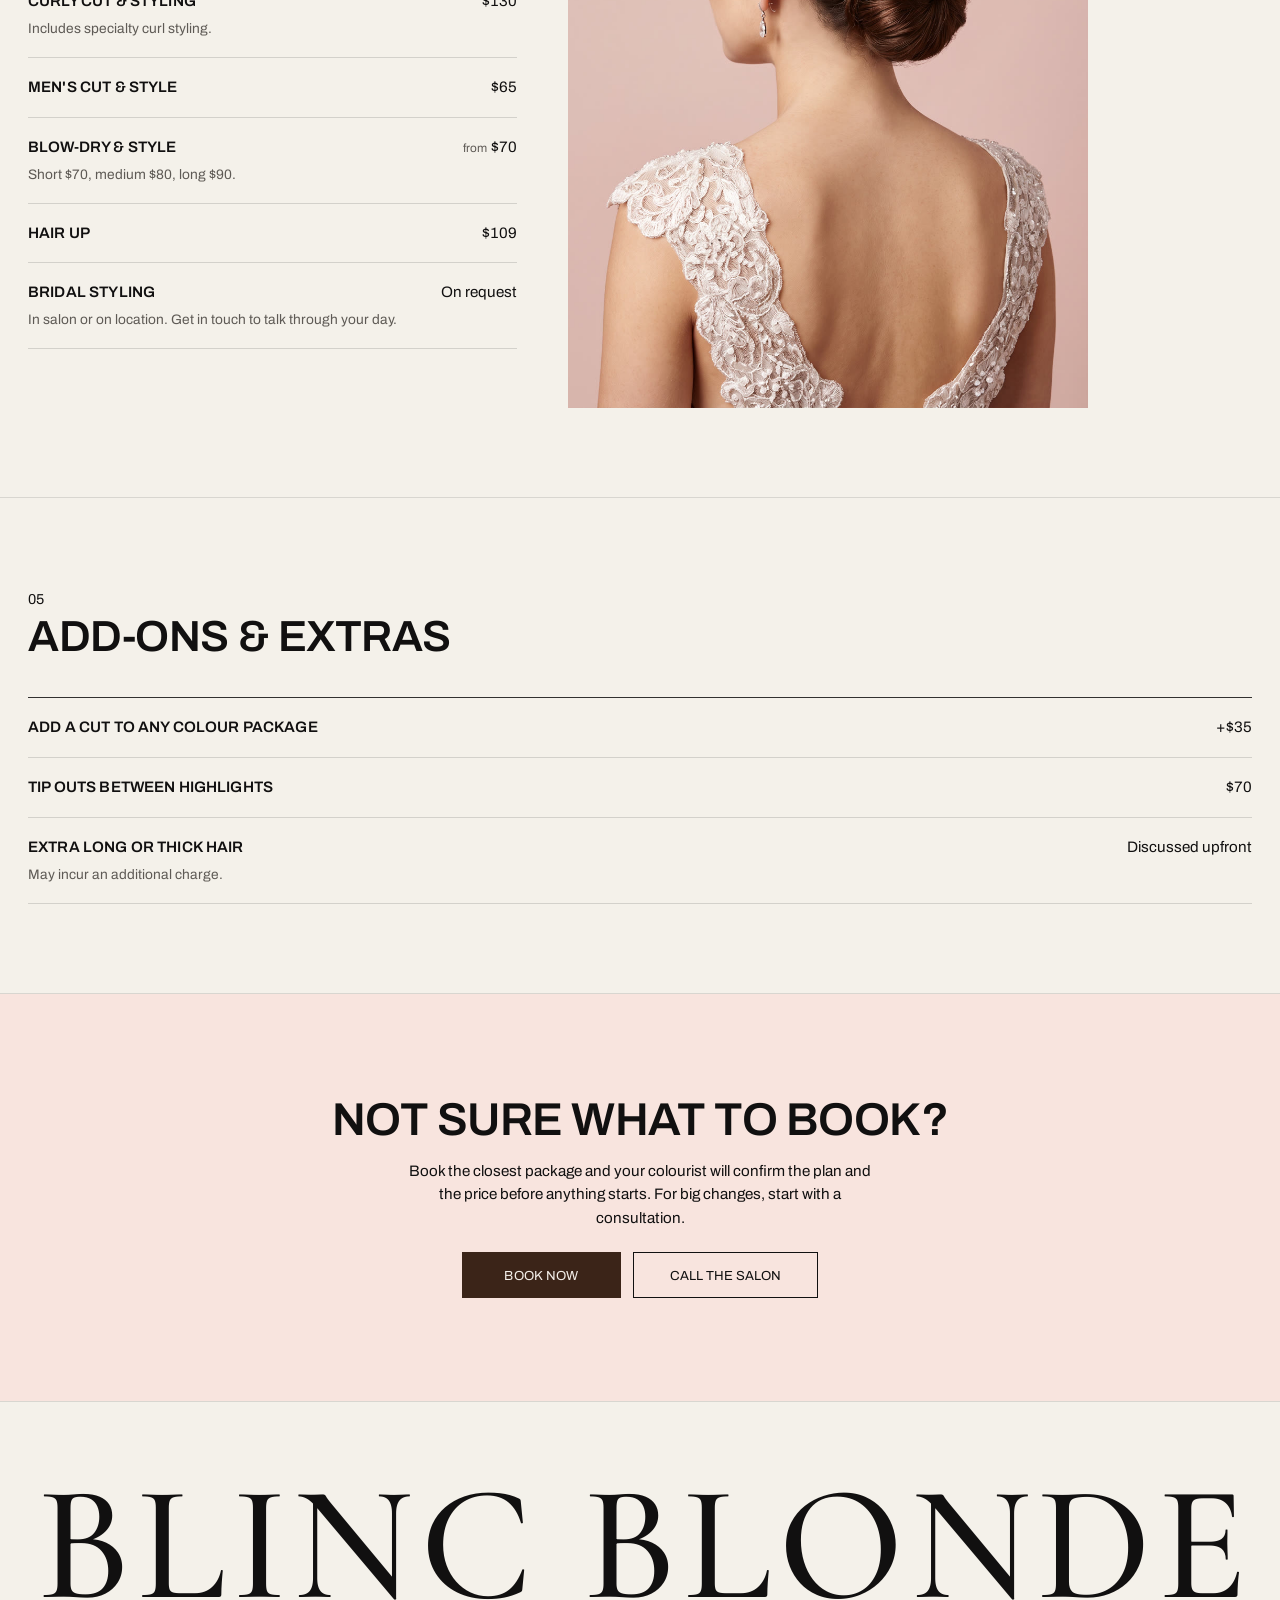
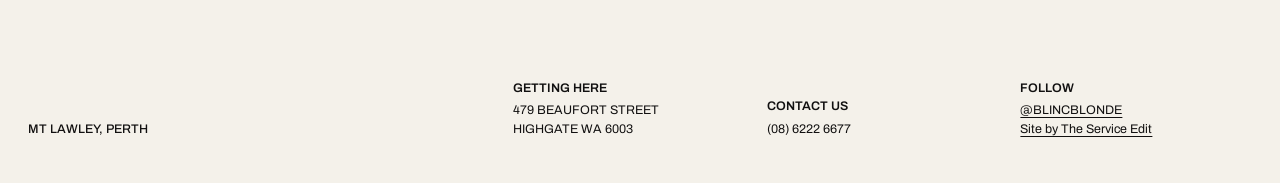
<file: services.html>
<!doctype html>
<html lang="en-AU">
<head>
<meta charset="utf-8">
<meta name="viewport" content="width=device-width, initial-scale=1">
<meta name="robots" content="noindex, nofollow">
<title>Hair Services &amp; Prices | Blinc Blonde, Mt Lawley Perth</title>
<meta name="description" content="Blinc Blonde services and prices: blonde packages, balayage, colour, colour correction, cuts, blow-dries and bridal styling on Beaufort Street, Mt Lawley.">
<link rel="preconnect" href="https://fonts.googleapis.com">
<link rel="preconnect" href="https://fonts.gstatic.com" crossorigin>
<link href="https://fonts.googleapis.com/css2?family=Montserrat:wght@400;500&family=Cormorant+Garamond:wght@500;600&family=Archivo:wdth,wght@100..125,300..700&display=swap" rel="stylesheet">
<style>
/* Layout: Shampoo-site grey split hero + Lyon Street About Us split and numbered service cards + grey bands, product strip and full-bleed overlay + tray menu. Single light look by design. */
:root{
  --cream:#F4F1EA;   /* Lyon Street ground */
  --ink:#111010;
  --espresso:#3B2418;/* Lyon BOOK NOW */
  --grey:#DCBFBB;    /* blush, sampled from the hero backdrop */
  --mist:#F8E4DE;    /* shampoo "products of the week" panel */
  --swatch:#EFCBC1;  /* product tiles */
  --tray:#F2CCC4;    /* sampled from the tray shot */
  --soft:#5E5A55;
  --wordmark:"Cormorant Garamond","Didot","Bodoni 72",Georgia,serif;
  --sans:"Archivo","Helvetica Neue",Arial,sans-serif;
  color-scheme:light;
}
*{box-sizing:border-box}
body{margin:0;background:var(--cream);color:var(--ink);font-family:var(--sans);font-size:15px;line-height:1.5;-webkit-font-smoothing:antialiased;overflow-x:hidden}
a{color:inherit}
img{display:block;max-width:100%}
p,h1,h2,h3{margin:0}
.wrap{padding-left:max(28px,env(safe-area-inset-left,0px));padding-right:max(28px,env(safe-area-inset-right,0px))}
@media (max-width:600px){.wrap{padding-left:max(16px,env(safe-area-inset-left,0px));padding-right:max(16px,env(safe-area-inset-right,0px))}}
:focus-visible{outline:2px solid var(--ink);outline-offset:3px}

/* shared type */
.h{font-weight:600;text-transform:uppercase;letter-spacing:-.01em;line-height:1.02;text-wrap:balance}
.brk{font-weight:300;font-size:clamp(1.05rem,1.7vw,1.35rem)}
.small-caps{font-size:clamp(.74rem,.9vw,.86rem);line-height:1.4;text-transform:uppercase;letter-spacing:.01em}
.btn{display:inline-flex;align-items:center;justify-content:center;min-height:46px;padding:0 42px;background:var(--espresso);color:#F4EFE9;text-decoration:none;font-size:.82rem;text-transform:uppercase;letter-spacing:.01em;transition:background .3s}
.btn:hover{background:var(--ink)}

/* hero: shampoo-site grey split, photo bleeding off the left */
.top{position:relative;background:var(--grey);display:grid;overflow:hidden;color:#141210}
@media (min-width:820px){.top{grid-template-columns:46% 1fr;min-height:clamp(520px,48vw,720px)}}
.top-img{margin:0;min-height:420px;position:relative}
.top-img img{position:absolute;inset:0;width:100%;height:100%;object-fit:cover;object-position:40% 18%}
@media (min-width:820px){.top-img::after{content:"";position:absolute;inset:0 0 0 auto;width:12%;background:linear-gradient(90deg,rgba(220,191,187,0),var(--grey))}}
.top-col{display:grid;grid-template-rows:auto 1fr;padding-right:max(28px,env(safe-area-inset-right,0px));padding-left:max(28px,4vw)}
@media (max-width:819px){.top-col{order:-1;padding-left:max(16px,env(safe-area-inset-left,0px));padding-right:max(16px,env(safe-area-inset-right,0px))}.top{grid-template-columns:1fr}}
.top-nav{display:flex;flex-wrap:wrap;justify-content:space-between;align-items:center;gap:10px 24px;padding-block:22px 0;font-size:clamp(.76rem,.85vw,.86rem);text-transform:uppercase}
.top-nav nav{display:flex;flex-wrap:wrap;gap:6px clamp(16px,2.6vw,40px)}
.top-nav a{text-decoration:none}
.top-nav nav a:hover{text-decoration:underline;text-underline-offset:4px}
.top-nav .logo{display:block;width:clamp(86px,8vw,112px);margin-block:-10px -14px}
.top-nav .logo svg{display:block;width:100%;height:auto;overflow:visible}
.top-nav .logo text{font-family:var(--wordmark);font-weight:500;font-size:24px;letter-spacing:.05em;fill:currentColor}
.top-copy{display:grid;align-content:center;gap:12px;padding-block:44px 52px}
.top-copy h1{font-variation-settings:"wdth" 118;font-weight:700;font-size:clamp(1.7rem,3.3vw,2.8rem)}
.top-copy .sub{font-variation-settings:"wdth" 112;text-transform:uppercase;font-size:clamp(1.05rem,1.9vw,1.55rem);font-weight:400}
.top-copy .act{display:flex;align-items:center;gap:22px;margin-top:20px}
.top-copy .small-caps{max-width:40ch;margin-top:30px}
.circ{width:44px;height:44px;border:1px solid currentColor;border-radius:50%;display:inline-grid;place-items:center;flex:none;background:none;color:inherit;cursor:pointer;padding:0}
.circ svg{width:30px;height:12px;margin-left:22px;overflow:visible}
.circ.l svg{margin-left:0;margin-right:22px;transform:scaleX(-1)}
.lbtn{display:inline-flex;align-items:center;min-height:40px;padding:0 44px;background:#E8E6E3;color:#111;text-decoration:none;font-size:.82rem;text-transform:uppercase}
.lbtn:hover{background:#fff}
.wordmark{font-family:var(--wordmark);font-weight:500;text-transform:uppercase;white-space:nowrap;line-height:.8;letter-spacing:.04em;text-align:center;padding-block:clamp(40px,6vw,90px) clamp(8px,1vw,14px);font-size:11vw;margin:0;border-top:1px solid rgba(17,16,16,.12)}
.wordmark span{display:inline-block;margin-right:-.06em}

/* about: Lyon split with air */
.about{display:grid;gap:24px;padding-block:clamp(56px,6vw,96px) clamp(40px,4vw,64px)}
@media (min-width:820px){.about{grid-template-columns:1fr minmax(0,520px);column-gap:6vw;align-items:start}}
.about h2{font-size:clamp(2rem,3.6vw,2.8rem)}
.about .txt{font-size:clamp(.95rem,1.05vw,1.08rem);line-height:1.55;text-align:justify;hyphens:auto}
.about .txt p+p{margin-top:10px}
.about .more{grid-column:1/-1;justify-self:end;margin-top:clamp(8px,1.5vw,20px);font-weight:700;font-size:.86rem;text-transform:uppercase;text-underline-offset:3px;letter-spacing:-.01em}

/* services: Lyon cards */
.svc{padding-block:clamp(40px,4vw,64px) clamp(72px,8vw,120px)}
.svc .brk{font-size:clamp(1.1rem,1.8vw,1.45rem)}
.svc h2{font-size:clamp(1.9rem,3.6vw,2.8rem);margin-top:2px}
.cards{display:grid;grid-template-columns:repeat(2,minmax(0,1fr));gap:clamp(14px,1.8vw,22px);margin-top:clamp(48px,7vw,96px)}
@media (min-width:900px){.cards{grid-template-columns:repeat(4,minmax(0,1fr))}}
.card{display:grid;gap:10px;align-content:start;text-decoration:none}
.card .n{font-size:.9rem;padding-left:14px}
.card figure{margin:0;aspect-ratio:190/236;overflow:hidden}
.card figure img{width:100%;height:100%;object-fit:cover;transition:transform 1s ease}
.card:hover figure img{transform:scale(1.04)}
.card h3{font-size:clamp(.86rem,1vw,1rem);font-weight:600;text-transform:uppercase;margin-top:12px}
.card p{font-size:clamp(.8rem,.95vw,.94rem);line-height:1.45;color:var(--soft);max-width:34ch}
.card .from{font-size:clamp(.76rem,.85vw,.86rem);font-weight:600;text-transform:uppercase}
.svc .cta{display:flex;justify-content:center;margin-top:clamp(56px,8vw,110px)}

/* fresh from the chair: product strip */
.week{background:var(--mist);padding-block:clamp(56px,7vw,96px)}
.week .head{display:flex;align-items:center;gap:0;position:relative}
.week .star{width:clamp(60px,7vw,92px);height:auto;margin-right:-18px;flex:none}
.week h2{font-size:clamp(1.3rem,2.5vw,2rem);position:relative}
.strip{display:grid;grid-template-columns:1fr;align-items:center;gap:clamp(8px,2.4vw,40px);margin-top:clamp(28px,4vw,48px)}
.track{display:grid;grid-auto-flow:column;grid-auto-columns:calc((100% - 3*clamp(14px,2.4vw,36px))/4);gap:clamp(14px,2.4vw,36px);overflow-x:auto;scroll-snap-type:x mandatory;scrollbar-width:none;min-width:0}
.track::-webkit-scrollbar{display:none}
@media (max-width:700px){.track{grid-auto-columns:78%}}
.tile{scroll-snap-align:start;display:grid;gap:12px;text-decoration:none}
.tile figure{margin:0;background:var(--swatch);aspect-ratio:1/.98;display:grid;place-items:center;overflow:hidden}
.tile figure img{width:52%;height:84%;object-fit:cover;box-shadow:0 18px 30px -18px rgba(0,0,0,.45)}
.tile .small-caps{max-width:26ch}
.tile .price{font-size:clamp(.76rem,.85vw,.86rem)}

/* reviews: one editorial pull quote at a time */
.reviews{padding-block:clamp(80px,11vw,160px);text-align:center}
.rv-in{display:grid;justify-items:center;gap:clamp(22px,3vw,34px)}
.rv-score{font-size:.74rem;text-transform:uppercase;letter-spacing:.08em}
.rv-stage{display:grid;width:100%;max-width:980px}
.rv{grid-area:1/1;margin:0;display:grid;gap:clamp(18px,2.4vw,28px);justify-items:center;opacity:0;visibility:hidden;transition:opacity 1.2s cubic-bezier(.22,.61,.36,1),visibility 1.2s}
.rv.on{opacity:1;visibility:visible}
.rv blockquote{margin:0;font-family:var(--wordmark);font-weight:500;font-size:clamp(1.7rem,3.6vw,3.1rem);line-height:1.15;text-wrap:balance}
.rv figcaption{font-size:.74rem;text-transform:uppercase;font-weight:600;letter-spacing:.08em}
.rv-nav{display:flex;gap:10px}
.rv-dot{width:8px;height:8px;border-radius:50%;border:1px solid var(--ink);background:none;padding:0;cursor:pointer}
.rv-dot.on{background:var(--ink)}
.rv-more{font-weight:700;font-size:.78rem;text-transform:uppercase;text-underline-offset:3px}

/* menu on the tray */
.menu{background:var(--tray);display:grid;place-items:center;padding-block:clamp(40px,6vw,80px);position:relative;overflow:hidden}
.menu .stage{position:relative;width:min(100%,1080px)}
.menu .stage img{width:100%;height:auto;-webkit-mask-image:linear-gradient(90deg,transparent,#000 22%,#000 78%,transparent),linear-gradient(180deg,transparent,#000 22%,#000 78%,transparent);-webkit-mask-composite:source-in;mask-image:linear-gradient(90deg,transparent,#000 22%,#000 78%,transparent),linear-gradient(180deg,transparent,#000 22%,#000 78%,transparent);mask-composite:intersect}
.menu .paper{position:absolute;left:50%;top:47%;transform:translate(-50%,-50%);width:38%;aspect-ratio:290/410;background:#F4F3F1;box-shadow:6px 10px 14px -6px rgba(40,44,50,.35);padding:9% 7% 6%;display:grid;grid-template-rows:auto 1fr auto;gap:7%;color:#111;container-type:inline-size}
.menu h2{font-weight:600;font-size:11.5cqw;letter-spacing:-.01em;text-transform:uppercase;line-height:1}
.menu dl{display:grid;grid-template-columns:1fr auto;align-content:center;gap:5.5cqw 4cqw;margin:0;font-size:max(12px,5.4cqw);text-transform:uppercase}
.menu dd{margin:0;text-align:right;font-variant-numeric:tabular-nums;text-transform:none}
.menu dd small{font-size:.82em;color:#6C665F;margin-right:.35em}
.menu .book{justify-self:stretch;display:flex;align-items:center;justify-content:center;min-height:max(44px,15cqw);padding:0 6cqw;background:var(--espresso);color:#F4EFE9;text-decoration:none;font-size:max(13px,5.6cqw);text-transform:uppercase;letter-spacing:.06em}
.menu .book:hover{background:var(--ink)}
@media (max-width:560px){.menu .paper{width:44%;top:47%}.menu .stage{width:118%;margin-inline:-9%}}

/* full-bleed foam: shampoo About Us overlay */
.foam{position:relative;min-height:clamp(560px,56vw,860px);overflow:hidden;color:var(--ink)}
.foam img{position:absolute;inset:0;width:100%;height:100%;object-fit:cover}
.foam::before{content:"";position:absolute;inset:0;background:linear-gradient(180deg,rgba(244,241,234,.82) 0%,rgba(244,241,234,0) 34%,rgba(244,241,234,0) 66%,rgba(244,241,234,.85) 100%)}
.foam .in{position:relative;z-index:1;min-height:inherit;display:grid;grid-template-rows:auto 1fr auto;padding-block:clamp(48px,7vw,96px)}
.foam h2{font-variation-settings:"wdth" 112;font-size:clamp(1.4rem,2.4vw,1.9rem)}
.foam .small-caps{max-width:42ch;margin-top:12px}
.foam .r{justify-self:end;text-align:center;max-width:44ch;grid-row:3}
.foam .panel{background:rgba(244,241,234,.9);padding:clamp(16px,2vw,24px) clamp(18px,2.4vw,28px);max-width:max-content}
.foam .in>div.panel{justify-self:start}

/* footer */
footer{padding-block:56px 44px;display:grid;gap:22px;font-size:clamp(.78rem,.9vw,.9rem);text-transform:uppercase}
@media (min-width:760px){footer{grid-template-columns:2fr 1fr 1fr 1fr;align-items:end}}
footer .mark{font-family:var(--sans);font-weight:500;font-size:.78rem}
footer b{display:block;font-weight:600;margin-bottom:4px}
footer a{text-underline-offset:3px}

/* services page */
.sv-top{background:var(--grey);color:#141210}
.sv-top .top-nav{padding-left:max(28px,env(safe-area-inset-left,0px));padding-right:max(28px,env(safe-area-inset-right,0px))}
@media (max-width:600px){.sv-top .top-nav{padding-left:max(16px,env(safe-area-inset-left,0px));padding-right:max(16px,env(safe-area-inset-right,0px))}}
.sv-hero{display:grid;gap:18px;padding-block:clamp(48px,7vw,110px) clamp(48px,6vw,90px)}
@media (min-width:900px){.sv-hero{grid-template-columns:1.2fr 1fr;align-items:end;column-gap:6vw}}
.sv-hero h1{font-variation-settings:"wdth" 118;font-weight:700;font-size:clamp(2.2rem,5vw,4.2rem)}
.sv-hero .lede{font-size:clamp(.95rem,1.05vw,1.08rem);line-height:1.55;max-width:46ch}
.sv-hero .act{display:flex;flex-wrap:wrap;gap:12px;margin-top:10px}
.jump{display:flex;flex-wrap:wrap;gap:8px 22px;padding-block:18px;border-bottom:1px solid rgba(17,16,16,.12);font-size:clamp(.76rem,.85vw,.86rem);text-transform:uppercase}
.jump a{text-decoration:none}.jump a:hover{text-decoration:underline;text-underline-offset:4px}
.cat{display:grid;gap:clamp(24px,4vw,64px);padding-block:clamp(56px,7vw,110px);border-bottom:1px solid rgba(17,16,16,.12)}
@media (min-width:900px){.cat{grid-template-columns:minmax(0,5fr) minmax(0,7fr);align-items:start}.cat.flip figure{order:2}}
.cat figure{margin:0;aspect-ratio:4/5;overflow:hidden;max-width:520px;width:100%}
@media (min-width:900px){.cat figure{position:sticky;top:24px}}
.cat figure img{width:100%;height:100%;object-fit:cover}
.cat .n{font-size:.9rem}
.cat h2{font-size:clamp(1.8rem,3.4vw,2.8rem);margin-top:4px}
.cat .note{font-size:clamp(.9rem,1vw,1rem);color:var(--soft);margin-top:12px;max-width:52ch;line-height:1.5}
.list{list-style:none;margin:clamp(24px,3vw,40px) 0 0;padding:0;border-top:1px solid rgba(17,16,16,.85)}
.list li{display:grid;grid-template-columns:minmax(0,1fr) auto;gap:6px 24px;padding-block:18px;border-bottom:1px solid rgba(17,16,16,.14)}
.list h3{font-size:clamp(.95rem,1.1vw,1.1rem);font-weight:600;text-transform:uppercase;letter-spacing:.01em}
.list p{grid-column:1;font-size:clamp(.86rem,.95vw,.95rem);color:var(--soft);line-height:1.45;max-width:56ch}
.list .pr{grid-column:2;grid-row:1;font-size:clamp(.95rem,1.1vw,1.1rem);font-variant-numeric:tabular-nums;text-align:right;white-space:nowrap}
.list .pr small{font-size:.78em;color:var(--soft);margin-right:.3em}
.list .sub{font-size:.82rem;color:var(--soft);grid-column:1/-1}
.sv-cta{background:var(--mist);text-align:center;display:grid;justify-items:center;gap:16px;padding-block:clamp(64px,8vw,120px)}
.sv-cta h2{font-size:clamp(1.8rem,3.6vw,3rem)}
.sv-cta p{max-width:52ch;font-size:clamp(.95rem,1.05vw,1.08rem);line-height:1.55}
.sv-cta .act{display:flex;flex-wrap:wrap;gap:12px;justify-content:center;margin-top:6px}
.btn-line{display:inline-flex;align-items:center;justify-content:center;min-height:46px;padding:0 36px;border:1px solid currentColor;text-decoration:none;font-size:.82rem;text-transform:uppercase}
.btn-line:hover{background:var(--ink);color:var(--cream);border-color:var(--ink)}

/* sticky mobile booking bar */
.mbook{display:none}
@media (max-width:819px){
  .mbook{display:block;position:fixed;left:0;right:0;bottom:0;z-index:50;padding:10px max(16px,env(safe-area-inset-right,0px)) calc(10px + env(safe-area-inset-bottom,0px)) max(16px,env(safe-area-inset-left,0px));background:rgba(244,241,234,.94);backdrop-filter:blur(8px);-webkit-backdrop-filter:blur(8px);border-top:1px solid rgba(17,16,16,.1);transform:translateY(110%);transition:transform .6s cubic-bezier(.25,1,.5,1)}
  .mbook.show{transform:none}
  .mbook a{display:flex;align-items:center;justify-content:center;min-height:50px;background:var(--espresso);color:#F4EFE9;text-decoration:none;font-size:.86rem;text-transform:uppercase;letter-spacing:.06em}
  body{padding-bottom:76px}
}
@media (prefers-reduced-motion:reduce){.mbook{transition:none}}

/* motion */
html{scroll-behavior:smooth}
@media (prefers-reduced-motion:reduce){html{scroll-behavior:auto}}

@keyframes rise{from{opacity:0;translate:0 26px}to{opacity:1;translate:0 0}}
@keyframes settle{from{scale:1.08}to{scale:1}}
@keyframes fadein{from{opacity:0}to{opacity:1}}
.js .rv-up{opacity:0;translate:0 16px;transition:opacity 1.4s cubic-bezier(.22,.61,.36,1),translate 1.6s cubic-bezier(.25,1,.5,1)}
.js .rv-up.is-in{opacity:1;translate:0 0}
.js .rv-clip{clip-path:inset(18% 0 0 0);opacity:0;transition:clip-path 1.8s cubic-bezier(.25,1,.5,1),opacity 1.4s cubic-bezier(.22,.61,.36,1)}
.js .rv-clip.is-in{clip-path:inset(0 0 0 0);opacity:1}
.js .rv-clip img{scale:1.06;transition:scale 2.4s cubic-bezier(.25,1,.5,1),transform 1.2s cubic-bezier(.22,.61,.36,1)}
.js .rv-clip.is-in img{scale:1}
.js .menu .paper.rv-drop{opacity:0;translate:-50% calc(-50% + 24px);rotate:-3deg;transform:none;transition:opacity 1.2s cubic-bezier(.22,.61,.36,1),translate 1.8s cubic-bezier(.25,1,.5,1),rotate 2s cubic-bezier(.25,1,.5,1)}
.js .menu .paper.rv-drop.is-in{opacity:1;translate:-50% -50%;rotate:-1deg}
.js .wordmark.rv-word span{opacity:0;translate:0 18%;transition:opacity 1.6s cubic-bezier(.22,.61,.36,1),translate 1.8s cubic-bezier(.25,1,.5,1)}
.js .wordmark.rv-word.is-in span{opacity:1;translate:0 0}
.foam img,.top-img img{will-change:translate}
@media (prefers-reduced-motion:reduce){
  .js .rv-up,.js .rv-clip,.js .rv-clip img,.js .menu .paper.rv-drop,.js .wordmark.rv-word span{opacity:1;translate:none;clip-path:none;scale:1;transition:none}
  .js .menu .paper.rv-drop{translate:-50% -50%}
}

/* mobile menu */
.mtoggle{display:none}
.mpanel{display:none}
@media (max-width:819px){
  .top-nav nav{display:none}
  .mtoggle{display:inline-flex;align-items:center;gap:10px;background:none;border:0;padding:8px 0;font:inherit;font-size:.86rem;text-transform:uppercase;letter-spacing:.08em;color:inherit;cursor:pointer}
  .mtoggle i{display:grid;gap:5px;width:22px}.mtoggle i::before,.mtoggle i::after{content:"";height:1.5px;background:currentColor}
  .mpanel{display:grid;position:fixed;inset:0;z-index:60;background:var(--grey);color:#141210;grid-template-rows:auto 1fr auto;padding:calc(18px + env(safe-area-inset-top,0px)) max(16px,env(safe-area-inset-right,0px)) calc(24px + env(safe-area-inset-bottom,0px)) max(16px,env(safe-area-inset-left,0px));opacity:0;visibility:hidden;transition:opacity .5s cubic-bezier(.22,.61,.36,1),visibility .5s}
  .mpanel.open{opacity:1;visibility:visible}
  .mpanel .row{display:flex;justify-content:space-between;align-items:flex-start}
  .mpanel .logo{width:76px}.mpanel .logo svg{display:block;width:100%;height:auto;overflow:visible}.mpanel .logo text{font-family:var(--wordmark);font-weight:500;font-size:24px;letter-spacing:.05em;fill:currentColor}
  .mpanel nav{display:grid;align-content:center;gap:6px}
  .mpanel nav a{font-family:var(--wordmark);font-weight:500;font-size:clamp(2.2rem,11vw,3rem);text-decoration:none;line-height:1.15;text-transform:uppercase;letter-spacing:.02em}
  .mpanel .btn{width:100%;min-height:52px}
  body.menu-open{overflow:hidden}
}
@media (prefers-reduced-motion:reduce){.mpanel{transition:none}}
</style>
</head>
<body>
<header class="sv-top" id="top">
  <div class="top-nav">
      <a class="logo" href="./" aria-label="Blinc Blonde home"><svg viewBox="0 0 200 200" role="img" aria-hidden="true"><rect x="38" y="38" width="124" height="124" transform="rotate(45 100 100)" fill="none" stroke="currentColor" stroke-width="2.2"/><text x="100" y="96" text-anchor="middle">BLINC</text><text x="100" y="124" text-anchor="middle">BLONDE</text></svg></a>
      <nav aria-label="Primary"><a href="services.html">Services</a><a href="./#about">About us</a><a href="https://home.shortcutssoftware.com/blincblonde#/_h/locations/info" target="_blank" rel="noopener">Booking</a><a href="#find">Getting here</a></nav>
      <button class="mtoggle" type="button" aria-expanded="false" aria-controls="mpanel">Menu <i aria-hidden="true"></i></button>
  </div>
  <div class="sv-hero wrap">
    <h1 class="h">Services &amp; prices</h1>
    <div>
      <p class="lede">Every blonde package includes a bond-building treatment and a blow-dry. Prices are a guide: extra long or thick hair may cost more, and we'll always talk you through it before we start.</p>
      <div class="act"><a class="btn" href="https://home.shortcutssoftware.com/blincblonde#/_h/locations/info" target="_blank" rel="noopener">Book now</a></div>
    </div>
  </div>
</header>

<main>
  <nav class="jump wrap" aria-label="Service categories"><a href="#blonde">Blonde packages</a><a href="#colour">Colour packages</a><a href="#correction">Global blonding &amp; correction</a><a href="#cuts">Cuts &amp; styling</a><a href="#extras">Add-ons</a></nav>

  <section class="cat wrap" id="blonde">
    <figure><img src="img/babylights.jpg" alt="Fine blonde highlights through a beige base"></figure>
    <div>
      <span class="n">01</span>
      <h2 class="h">Blonde packages</h2>
      <p class="note">Our speciality. Each package includes toner, a bond-building treatment, blow-dry and style.</p>
      <ul class="list">
          <li><h3>Mini blonde refresh</h3><span class="pr"><small>from</small>$330</span><p>Quarter-head highlights and toner. Root shadow +$20.</p></li>
          <li><h3>Blonde &amp; balayage refresh</h3><span class="pr"><small>from</small>$370</span><p>Half-head foils or balayage refresh (balayage +$20) and toner. Root shadow +$20.</p></li>
          <li><h3>Blonde transformation</h3><span class="pr"><small>from</small>$420</span><p>Full-head foils and toner.</p></li>
          <li><h3>Full balayage / lived in</h3><span class="pr"><small>from</small>$445</span><p>Custom full-head foils or balayage, with a root melt or multiple toners.</p></li>
          <li><h3>On-scalp blonde refresh</h3><span class="pr"><small>from</small>$320</span><p>For up to 8 weeks of regrowth. On-scalp lightening and toner.</p></li>
      </ul>
    </div>
  </section>

  <section class="cat wrap flip" id="colour">
    <figure><img src="img/balayage.jpg" alt="Lived-in balayage waves from behind"></figure>
    <div>
      <span class="n">02</span>
      <h2 class="h">Colour packages</h2>
      <p class="note">Every colour package includes a blow-dry and style.</p>
      <ul class="list">
          <li><h3>Colour maintenance</h3><span class="pr"><small>from</small>$175</span><p>Regrowth tint.</p></li>
          <li><h3>Full colour refresh</h3><span class="pr"><small>from</small>$205</span><p>Regrowth tint with semi or gloss through the ends, or semi all over.</p><span class="sub">Long hair from $225</span></li>
          <li><h3>Mini foils + full colour refresh</h3><span class="pr">$260</span><p>Up to 15 fashion foils with full colour between, toner and a bond-building treatment.</p><span class="sub">Upgrade to quarter-head highlights +$100</span></li>
      </ul>
    </div>
  </section>

  <section class="cat wrap" id="correction">
    <figure><img src="img/silver.jpg" alt="Dark root melting into silver ends"></figure>
    <div>
      <span class="n">03</span>
      <h2 class="h">Global blonding &amp; colour correction</h2>
      <p class="note">Big changes are planned, not rushed. A consultation is required first, and we quote in person, not over the phone or email.</p>
      <ul class="list">
          <li><h3>Global blonding &amp; colour correction</h3><span class="pr">$120 / hour</span><p>Full corrective blonding or global lightening, multiple toners or root melts as needed, a bond-building treatment, blow-dry and style.</p></li>
      </ul>
    </div>
  </section>

  <section class="cat wrap flip" id="cuts">
    <figure><img src="img/bridal.jpg" alt="Bride with a soft low chignon"></figure>
    <div>
      <span class="n">04</span>
      <h2 class="h">Cuts, styling &amp; finishing</h2>
      
      <ul class="list">
          <li><h3>Wash, cut &amp; blow-dry</h3><span class="pr">$109</span></li>
          <li><h3>Curly cut &amp; styling</h3><span class="pr">$130</span><p>Includes specialty curl styling.</p></li>
          <li><h3>Men's cut &amp; style</h3><span class="pr">$65</span></li>
          <li><h3>Blow-dry &amp; style</h3><span class="pr"><small>from</small>$70</span><p>Short $70, medium $80, long $90.</p></li>
          <li><h3>Hair up</h3><span class="pr">$109</span></li>
          <li><h3>Bridal styling</h3><span class="pr">On request</span><p>In salon or on location. Get in touch to talk through your day.</p></li>
      </ul>
    </div>
  </section>

  <section class="cat wrap" id="extras" style="grid-template-columns:1fr">
    <div>
      <span class="n">05</span>
      <h2 class="h">Add-ons &amp; extras</h2>
      <ul class="list">
          <li><h3>Add a cut to any colour package</h3><span class="pr">+$35</span></li>
          <li><h3>Tip outs between highlights</h3><span class="pr">$70</span></li>
          <li><h3>Extra long or thick hair</h3><span class="pr">Discussed upfront</span><p>May incur an additional charge.</p></li>
      </ul>
    </div>
  </section>

  <section class="sv-cta wrap">
    <h2 class="h">Not sure what to book?</h2>
    <p>Book the closest package and your colourist will confirm the plan and the price before anything starts. For big changes, start with a consultation.</p>
    <div class="act"><a class="btn" href="https://home.shortcutssoftware.com/blincblonde#/_h/locations/info" target="_blank" rel="noopener">Book now</a><a class="btn-line" href="#find">Call the salon</a></div>
  </section>
</main>

<p class="wordmark wrap" aria-hidden="true"><span id="wm">Blinc Blonde</span></p>
<footer class="wrap" id="find">
  <div class="mark">Mt Lawley, Perth</div>
  <div><b>Getting here</b>479 Beaufort Street<br>Highgate WA 6003</div>
  <div><b>Contact us</b>(08) 6222 6677</div>
  <div><b>Follow</b><a href="https://www.instagram.com/blincblonde/" target="_blank" rel="noopener">@blincblonde</a><br><a href="https://theserviceedit.com" target="_blank" rel="noopener" style="text-transform:none">Site by The Service Edit</a></div>
</footer>

<script>
(function(){
  var wm=document.getElementById('wm');
  function fit(){ var box=wm.parentElement, cs=getComputedStyle(box); var avail=box.clientWidth-parseFloat(cs.paddingLeft)-parseFloat(cs.paddingRight); box.style.fontSize='100px'; var w=wm.getBoundingClientRect().width; if(w>0) box.style.fontSize=(100*avail/w*0.995)+'px'; }
  if(document.fonts&&document.fonts.ready){document.fonts.ready.then(fit)} fit(); window.addEventListener('resize',fit);
})();
</script>


<div class="mpanel" id="mpanel" role="dialog" aria-modal="true" aria-label="Menu">
  <div class="row"><a class="logo" href="./" aria-label="Blinc Blonde home"><svg viewBox="0 0 200 200" role="img" aria-hidden="true"><rect x="38" y="38" width="124" height="124" transform="rotate(45 100 100)" fill="none" stroke="currentColor" stroke-width="2.2"/><text x="100" y="96" text-anchor="middle">BLINC</text><text x="100" y="124" text-anchor="middle">BLONDE</text></svg></a><button class="mtoggle mclose" type="button">Close</button></div>
  <nav aria-label="Mobile"><a href="services.html">Services</a><a href="./#about">About us</a><a href="./#reviews">Reviews</a><a href="#find">Getting here</a></nav>
  <a class="btn" href="https://home.shortcutssoftware.com/blincblonde#/_h/locations/info" target="_blank" rel="noopener">Book now</a>
</div>
<div class="mbook" id="mbook"><a href="https://home.shortcutssoftware.com/blincblonde#/_h/locations/info" target="_blank" rel="noopener">Book now</a></div>
<script>
(function(){var b=document.getElementById('mbook'),t=document.querySelector('.top,.sv-top');if(!b||!t)return;
if('IntersectionObserver' in window){new IntersectionObserver(function(e){b.classList.toggle('show',!e[0].isIntersecting)},{threshold:0}).observe(t)}else{b.classList.add('show')}})();
</script>
<script>
(function(){
  var reduce=window.matchMedia('(prefers-reduced-motion: reduce)').matches;
  document.documentElement.classList.add('js');
  function mark(sel,cls,stagger){document.querySelectorAll(sel).forEach(function(el){el.classList.add(cls);if(stagger){var i=Array.prototype.indexOf.call(el.parentElement.children,el);el.style.transitionDelay=(Math.min(i,6)*120)+'ms'}})}
  mark('.about h2,.about .txt,.about .more,.svc .brk,.svc h2,.svc .cta,.week h2,.rv-in,.foam .panel,.cat .n,.cat h2,.cat .note,.sv-cta>*,.jump','rv-up');
  mark('.card,.tile,.list li','rv-up',true);
  mark('.card figure,.cat figure','rv-clip');
  mark('.menu .paper','rv-drop');
  mark('.wordmark','rv-word');
  if(reduce||!('IntersectionObserver' in window)){document.querySelectorAll('.rv-up,.rv-clip,.rv-drop,.rv-word').forEach(function(e){e.classList.add('is-in')});return}
  var io=new IntersectionObserver(function(es){es.forEach(function(e){if(e.isIntersecting){var t=e.target._rv||e.target;t.classList.add('is-in');io.unobserve(e.target)}})},{threshold:.08,rootMargin:'0px 0px -2% 0px'});
  var io2=new IntersectionObserver(function(es){es.forEach(function(e){if(e.isIntersecting){(e.target._clips||[]).forEach(function(c){c.classList.add('is-in')});io2.unobserve(e.target)}})},{threshold:.06});
  document.querySelectorAll('.rv-up,.rv-clip,.rv-drop,.rv-word').forEach(function(e){var r=e.getBoundingClientRect();if(r.top<innerHeight*.95&&r.bottom>0){e.classList.add('is-in')}else if(e.classList.contains('rv-clip')||e.classList.contains('tile')){io2.observe(e.parentElement);(e.parentElement._clips=e.parentElement._clips||[]).push(e)}else io.observe(e)});
  var par=[].slice.call(document.querySelectorAll('.foam img')),tick=false;
  function upd(){tick=false;if(innerWidth<820){par.forEach(function(i){i.style.translate=''});return}par.forEach(function(i){var r=i.parentElement.getBoundingClientRect();var c=(r.top+r.height/2-innerHeight/2),m=r.height*.08,v=Math.max(-m,Math.min(m,c*-0.08));i.style.translate='0 '+v.toFixed(1)+'px'})}
  addEventListener('scroll',function(){if(!tick){tick=true;requestAnimationFrame(upd)}},{passive:true});upd();
})();
</script>
<script>
(function(){var p=document.getElementById('mpanel');if(!p)return;var o=document.querySelector('.top-nav .mtoggle');
function set(v){p.classList.toggle('open',v);document.body.classList.toggle('menu-open',v);if(o)o.setAttribute('aria-expanded',v);if(v){var f=p.querySelector('nav a');f&&f.focus()}else if(o){o.focus()}}
o&&o.addEventListener('click',function(){set(true)});p.querySelector('.mclose').addEventListener('click',function(){set(false)});
p.querySelectorAll('nav a').forEach(function(a){a.addEventListener('click',function(){set(false)})});
document.addEventListener('keydown',function(e){if(e.key==='Escape'&&p.classList.contains('open'))set(false)});})();
</script>
</body>
</html>
</file>
